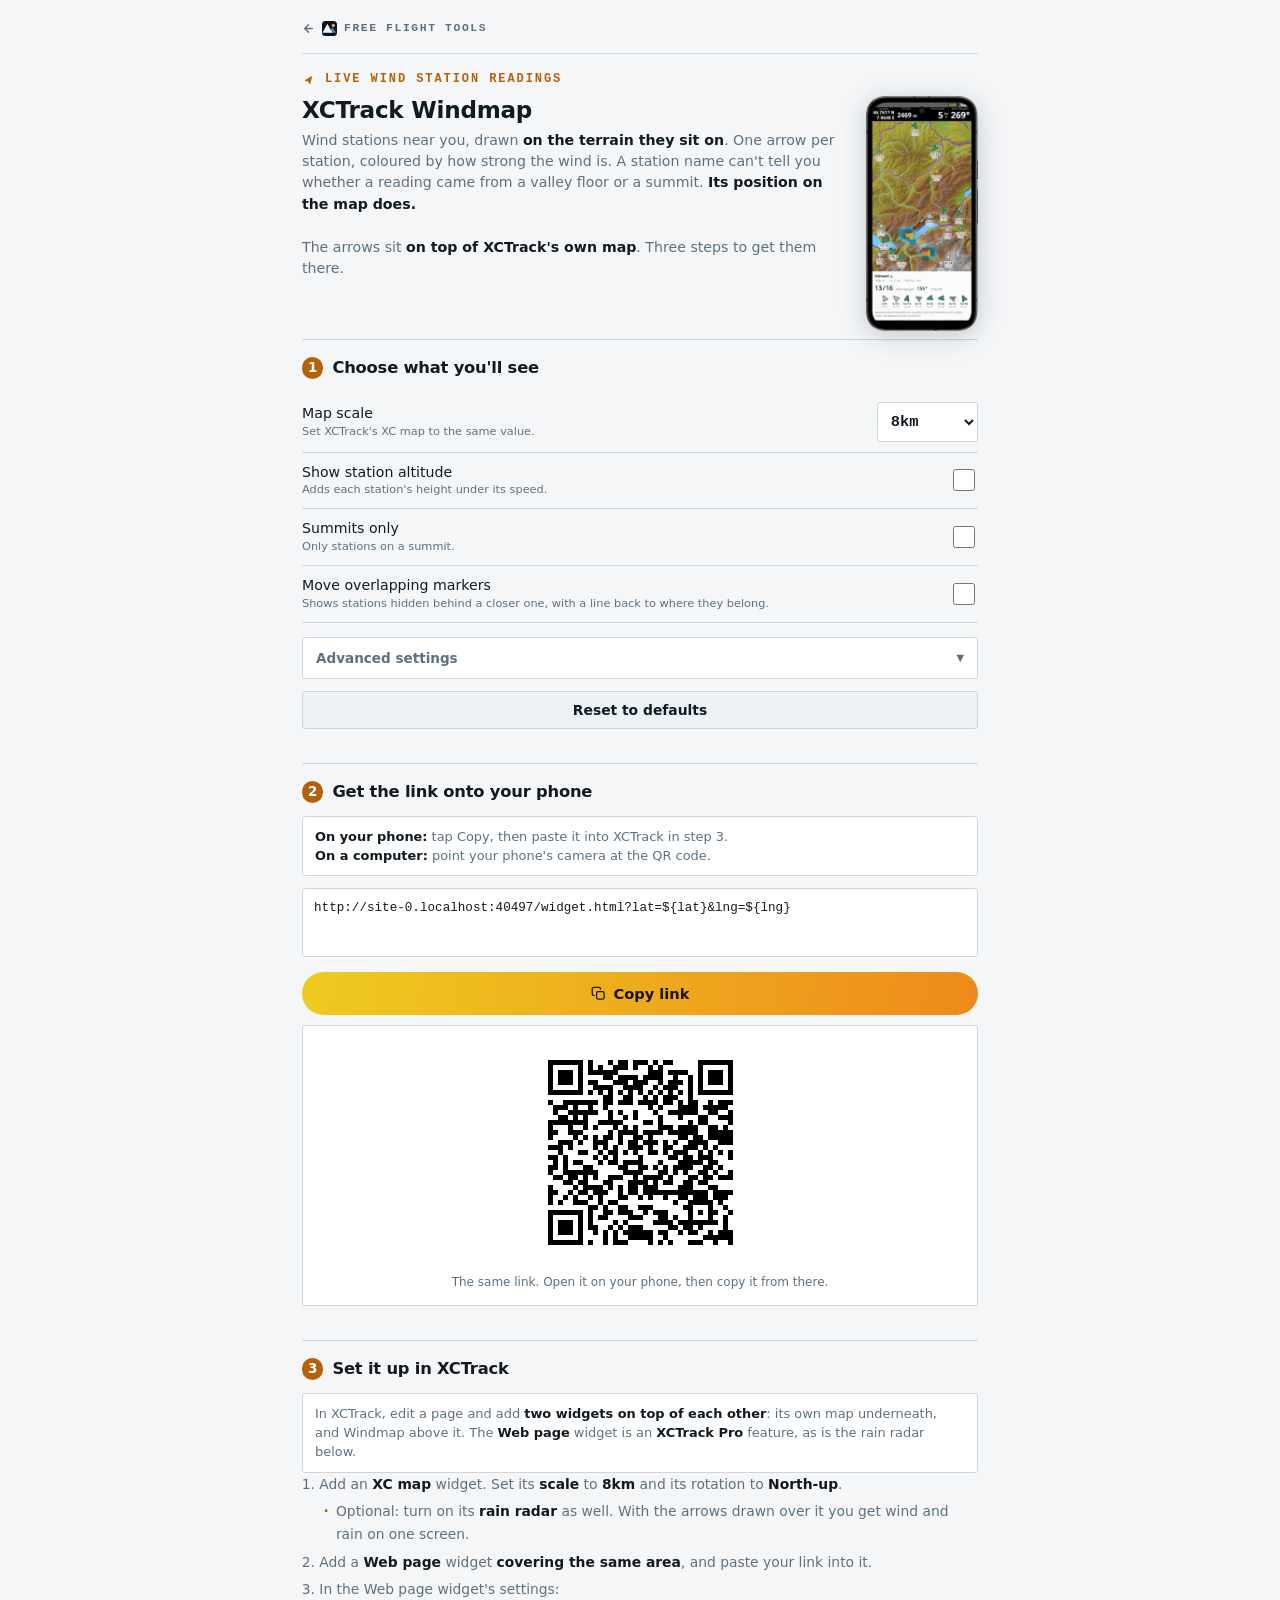
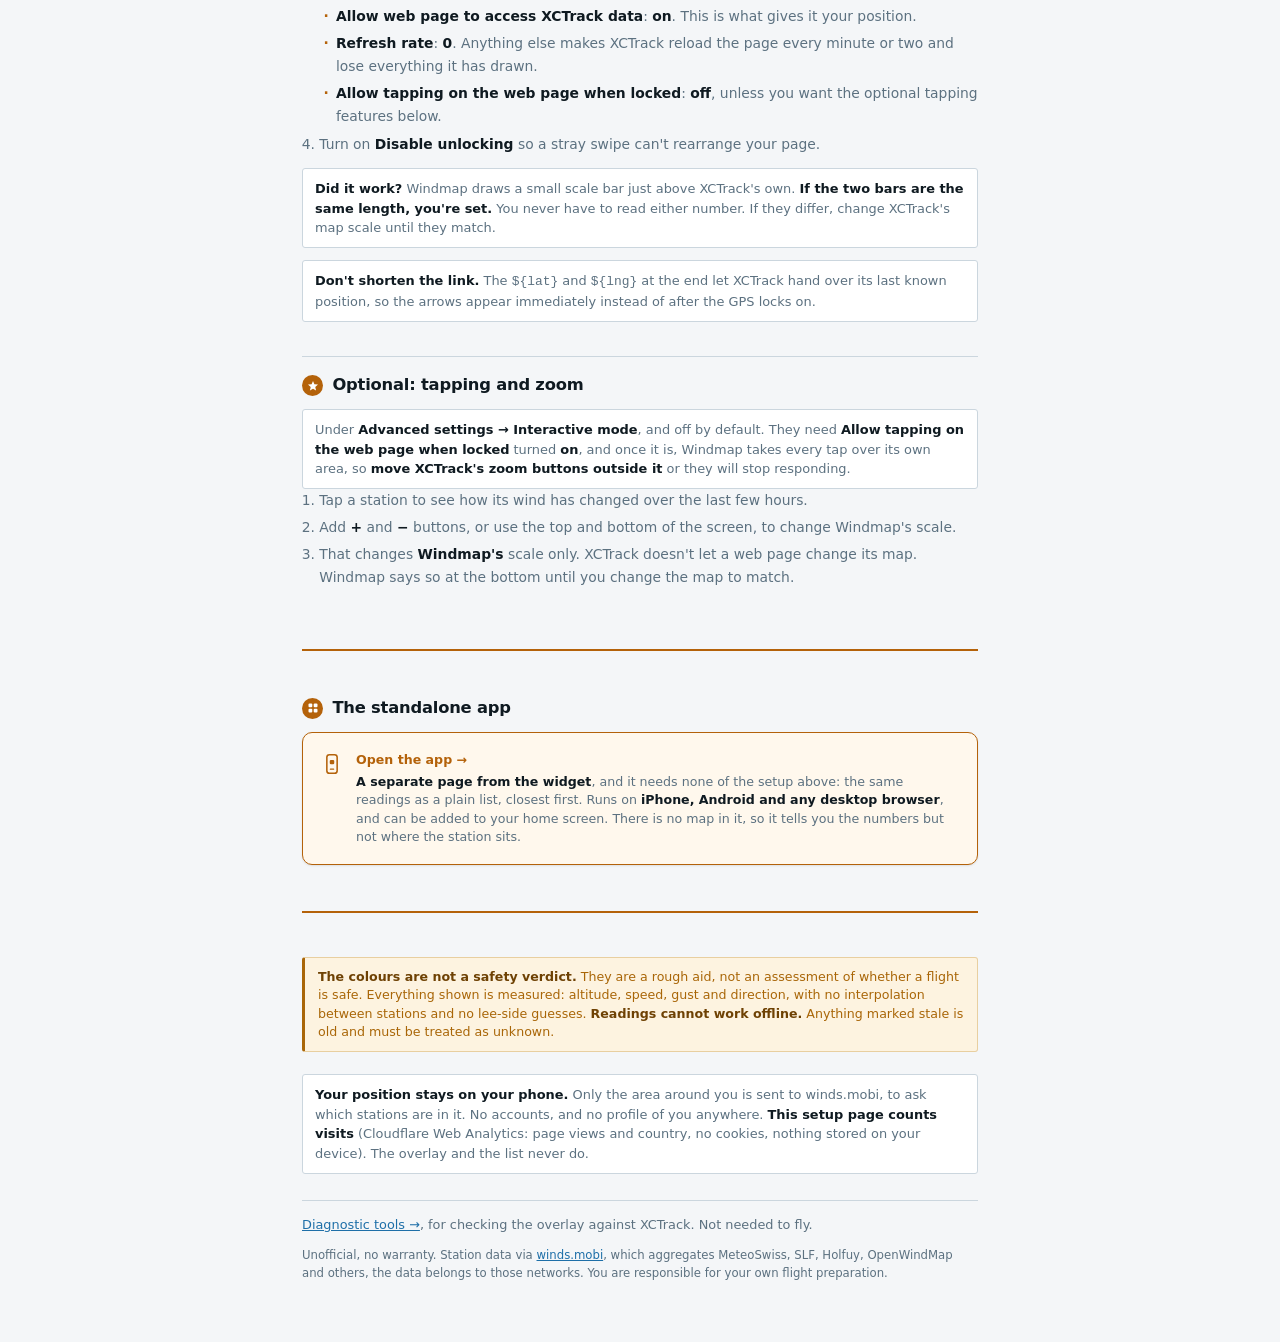
<file: index.html>
<!DOCTYPE html>
<html lang="en">
<head>
<meta charset="utf-8">
<meta name="viewport" content="width=device-width,initial-scale=1,viewport-fit=cover">
<meta name="theme-color" content="#0A1116">
<title>XCTrack Windmap: nearby wind stations on terrain</title>
<link rel="manifest" href="manifest.webmanifest">
<link rel="icon" type="image/svg+xml" href="icon.svg">
<link rel="apple-touch-icon" href="icon-180.png">

<!-- Social preview, see the note in app.html. Regenerate with tools/og-card.html. -->
<meta name="description" content="Wind stations near you, drawn on the terrain they sit on. An XCTrack overlay for paraglider XC pilots.">
<meta property="og:type" content="website">
<meta property="og:site_name" content="Free Flight Tools">
<meta property="og:title" content="XCTrack Windmap: wind stations on the terrain">
<meta property="og:description" content="Speed, gust and direction for every station near you, drawn where they actually are.">
<meta property="og:url" content="https://freeflight-tools.github.io/xctrack-windmap/">
<meta property="og:image" content="https://freeflight-tools.github.io/xctrack-windmap/og-windmap.jpg">
<meta property="og:image:type" content="image/jpeg">
<meta property="og:image:width" content="1200">
<meta property="og:image:height" content="630">
<meta property="og:image:alt" content="The Windmap widget on a phone, wind arrows drawn on the terrain around Interlaken.">
<meta name="twitter:card" content="summary_large_image">

<link rel="stylesheet" href="wg/base.css">
<style>
body{padding:0 0 40px}
.wrap{max-width:calc(640px * var(--scale));margin:0 auto;padding:20px 14px}
h1{margin:0 0 4px;font-size:1.5em;letter-spacing:-.01em}
.sub{margin:0 0 20px;color:var(--dim);font-size:.92em;line-height:1.5}
.sub b{color:var(--fg)}
/* ── section heads ───────────────────────────────────────────────────
   These were .82em uppercase in --dim, which is kicker styling: fine for a
   label, too quiet for the thing a pilot scrolls to find. Now full size, in
   --fg, and each one OPENS WITH A RULE, so the previous section visibly ends
   rather than just stopping. The rule is the same hairline as the header
   strip and the footer.

   The numbered ones carry a badge instead of the words "Step 1:". The number
   is the part that gets scanned, so it should not be buried in a sentence.
   Three badges, three ranks: NUMBERS for the steps, a STAR for the bonus step,
   an APP GRID for the app, which is not a step at all. Each is legible as
   "step or not a step" before a word of it is read. */
h2{
  margin:34px 0 12px;padding-top:17px;border-top:1px solid var(--rule);
  display:flex;align-items:center;gap:9px;
  font-size:1.06em;font-weight:700;letter-spacing:-.012em;
  text-transform:none;color:var(--fg);
}
h2 .n{
  flex:none;width:1.6em;height:1.6em;border-radius:50%;
  display:flex;align-items:center;justify-content:center;
  background:var(--accent);color:var(--on-accent);
  font:700 .82em/1 var(--sans);letter-spacing:0;
}
/* `display:block` because an inline SVG sits on the text baseline and would
   push itself below centre inside the circle. */
h2 .n svg{display:block}

/* The app is not step 4, and with the same heading treatment as the steps it
   read as one. `.apart` ends the sequence: a full band of space, then a rule
   in the accent rather than the hairline, so the eye registers a different
   kind of boundary before it reads a word. The badge helps too, an app grid
   where the steps have numbers and the bonus step has a star, but spacing is
   what actually does the work here. */
h2.apart{
  margin-top:60px;padding-top:46px;
  border-top:2px solid var(--accent);
}

/* ── the widget in flight, in the header ──────────────────────────────
   FLOATED RIGHT, so the intro wraps round it rather than sitting in a
   column beside it: at 340px a two-column header leaves the prose about
   190px and every line breaks twice. Right rather than left so the text
   keeps the page's left margin, which every other block on the page
   starts from, and the eye is not asked to step in and out again.

   Small on purpose. The family page sells with a 330px phone; by the time
   a reader is here they have already chosen, and the picture only has to
   answer "what does it actually look like". 112px displayed from a 140px
   file, so it stays sharp on a 1.25x screen without carrying a 2x asset.

   `h2{clear:both}` matters: without it a section rule draws straight
   across the phone whenever the intro is shorter than the image. */
.shot{float:right;width:112px;margin:2px 0 8px 18px}
/* On a phone the float is competing for the same line. 112px leaves about
   200px of prose at 340px wide, roughly 28 characters, so it steps down. */
@media (max-width:430px){ .shot{width:92px;margin-left:14px} }
.shot img{display:block;width:100%;height:auto;border-radius:3px;
  filter:drop-shadow(0 5px 13px rgba(15,26,33,.20))}
@media (prefers-color-scheme:dark){:root:not([data-theme="light"]) .shot img{
  filter:drop-shadow(0 5px 15px rgba(0,0,0,.6))}}
[data-theme="dark"] .shot img{filter:drop-shadow(0 5px 15px rgba(0,0,0,.6))}
h2{clear:both}

/* ── family styling ──────────────────────────────────────────────────
   Follows freeflight-tools.github.io, where each tool owns one colour and
   the band is where that colour lives: Windmap the amber of its own arrow,
   HX Call the blue of its handset. Here it is the kicker above the title
   and the two actions the page exists for, and nothing else.

   What deliberately stays blue: body links, exactly as they do on the
   family page's amber band, and the settings checkboxes, because an amber
   tick in a form row reads as a warning rather than as a brand.

   Declared on bare :root FIRST and then again in both dark blocks, so no
   colour has its only definition inside a media query. Same rule base.css
   follows. */
:root{--accent:#B4620A;--on-accent:#FFFFFF;--wash:#FFF8ED;--wash-hi:#FCEED6;--wash-line:#EFDCBB}
@media (prefers-color-scheme:dark){:root:not([data-theme="light"]){
  --accent:#F0A24A;--on-accent:#241703;--wash:#171208;--wash-hi:#211a0c;--wash-line:#3D2C10}}
[data-theme="dark"]{--accent:#F0A24A;--on-accent:#241703;--wash:#171208;--wash-hi:#211a0c;--wash-line:#3D2C10}

/* ── breadcrumb ───────────────────────────────────────────────────────
   The way back to the family page, moved up from the footer. It can sit at
   the top NOW because the page no longer opens on a button: "a second link
   at the top competes with the single primary action" was the whole reason
   it was pushed into the footer, and there is no longer a primary action up
   here to compete with.

   Dim, not accent, and it has to stay that way: the kicker directly below is
   the accent, and two coloured mono lines stacked read as one confused
   heading rather than as a trail and a label. Slightly smaller and less
   tracked than the kicker for the same reason.

   A RULE UNDER IT, not just a margin. It mirrors the one above the footer,
   so the page is bracketed the same way at both ends, and it makes the
   breadcrumb a header strip rather than a stray line crowding the kicker.
   The border is on the wrapper and NOT on the anchor: an `a` set to
   `display:flex` is block-level, which would stretch the tap target across
   the whole column and navigate on a tap far to the right of the words.
   `inline-flex` keeps the target on the words. */
.top{margin:0 0 18px;padding-bottom:11px;border-bottom:1px solid var(--rule)}
.crumb{display:inline-flex;align-items:center;gap:7px;
  font:600 .74em/1 var(--mono);letter-spacing:.14em;text-transform:uppercase;
  color:var(--dim);text-decoration:none}
.crumb svg{flex:none}
@media (hover:hover) and (pointer:fine){ .crumb:hover{color:var(--fg)} }

/* The kicker from the family page's tool bands, with the same arrow glyph.
   `em`-based rather than the family page's fixed 11px, so it still follows
   ?size= like the rest of this page. */
.eyebrow{margin:0 0 7px;display:flex;align-items:center;gap:8px;
  font:600 .78em/1 var(--mono);letter-spacing:.16em;text-transform:uppercase;
  color:var(--accent)}
.eyebrow svg{flex:none}
/* The GTranslate switcher is position:fixed at top:12px right:12px, and the
   kicker is now the first line on the page. The kicker runs ~254px and the
   switcher's left edge is at width-84 with "EN" (wider in a language with a
   longer native name), so the two collide below ~372px. Start the page under
   the switcher there rather than beside it: a wrapped two-line kicker in
   letterspaced uppercase looks far worse than 32px of space, and if the CDN
   is unreachable the only cost is that space. */
@media (max-width:380px){ .wrap{padding-top:52px} }

/* ── the other thing you can open ─────────────────────────────────────
   A CARD, not a stadium. The stadium marks the one action a page exists
   for, and on this page that is Copy link: everything here is in service
   of getting the overlay onto XCTrack. The list is a second product, so
   it gets a card that says what it is and what it is not.

   Identical component on the HX Call setup page. It carries the tool's own
   wash rather than the neutral panel every other box on the page uses, so
   the one thing here that OPENS something does not read as another note.
   The wash is the tool's band colour from the family page. */
.pick{display:grid;gap:10px;margin:0}
.pick a{display:flex;gap:13px;align-items:flex-start;padding:18px 18px;
  background:var(--wash);border:1px solid var(--accent);border-radius:10px;
  text-decoration:none;color:var(--fg);box-shadow:var(--shadow)}
.pick svg{flex:none;color:var(--accent);margin-top:2px}
.pick span{display:block;font-size:.82em;color:var(--dim);line-height:1.45}

/* The app card and the two boxes under it are all tinted rounded rectangles,
   so the card read as the first of three notes rather than as the one thing
   there you can open. Two changes, both small:

   `.pick a` takes a border in the ACCENT rather than the wash line, which is
   the one thing none of the notes has. `.warn` has an amber left bar, so a
   left bar here would have made them MORE alike, not less.

   `hr.sep` ends the section, and it is the SAME 2px accent rule that h2.apart
   opens it with, at the same 30px remove, so the app sits inside a matched
   pair rather than between a heavy rule and a stray hairline. The disclaimers
   have no heading of their own, so without this the section ran into them.

   Read the four gaps as INSIDE and OUTSIDE the pair of rules. Inside is the
   section's own padding, 46px at each end, which is what keeps the heading and
   the card off the rules. Outside is its margin: 60px above, 44px below. The
   band above is the larger because that is where the numbered sequence ends,
   which is the boundary a reader is most likely to misread.

   `hr.sep`'s margin-TOP is inner padding and its margin-BOTTOM is outer
   margin, which is easy to misread as one number doing one job. The 44px also
   wins the margin collapse against `.warn`'s own 24px, so changing `.warn`
   will not move it. */
hr.sep{border:0;border-top:2px solid var(--accent);margin:46px 0 44px}
/* FIRST-CHILD, not every `b`. The blurb uses `b` for inline emphasis, and an
   unscoped rule turned those into accent-coloured block elements that broke
   the sentence into pieces around them. */
.pick span > b:first-child{display:block;font-size:1em;margin-bottom:4px;color:var(--accent)}
.pick span b{color:var(--fg)}


button{font:600 .9em var(--sans);cursor:pointer}
#reset{width:100%;padding:10px;margin-top:12px;background:var(--panel-hi);
  border:1px solid var(--rule);border-radius:3px;color:var(--fg)}
#url{width:100%;padding:11px;margin-top:12px;background:var(--panel);color:var(--fg);
  border:1px solid var(--rule);border-radius:3px;font:400 .82em var(--mono);
  word-break:break-all;resize:none}
/* THE action this page exists for, and the only stadium on it: the family
   page uses that shape for the single action per band. Full width rather
   than the family page's inline pill, because this is tapped on a phone.
   The gradient and its near-black text are fixed in both themes, exactly as
   on the family page: amber this saturated carries dark text in either
   palette, so there is nothing to swap. `#reset` stays a neutral panel
   button, since it undoes work rather than advancing it. */
#copy{width:100%;padding:13px;margin-top:8px;border:0;border-radius:999px;
  background:linear-gradient(96deg,#EFCB1F,#EE8A1C);
  color:#181104;font:700 .95em var(--sans)}
/* the icon + label row. `#copy` sets its own text through the span, never
   through the button's textContent, which would wipe the two SVGs. */
#copy{display:flex;align-items:center;justify-content:center;gap:8px}
#copy svg{flex:none}
#copy .ic-ok{display:none}
#copy.ok .ic-copy{display:none}
#copy.ok .ic-ok{display:block}

/* Dark-on-white in every theme: plenty of scanners refuse an inverted symbol,
   and this exists to be read by a phone camera. */
.qr{margin-top:10px;padding:14px;display:flex;flex-direction:column;align-items:center;
  gap:9px;background:var(--panel);border:1px solid var(--rule);border-radius:3px}
.qr canvas{display:block;border-radius:2px;image-rendering:pixelated}
.qr small{color:var(--dim);font-size:.78em;line-height:1.4;text-align:center}

ol{margin:0;padding-left:1.25em;font-size:.9em;line-height:1.65;color:var(--dim)}
ol b{color:var(--fg)}
ol li{margin-bottom:4px}
/* Settings inside a step: indented, so "turn this on" reads as belonging to
   the widget the step just told you to add. */
ol ul{margin:4px 0 6px;padding-left:1.1em;list-style:none}
ol ul li{position:relative;padding-left:.1em}
ol ul li::before{content:"·";position:absolute;left:-.8em;color:var(--accent);font-weight:700}
.note{margin:12px 0 0;padding:10px 12px;background:var(--panel);border:1px solid var(--rule);
  border-radius:3px;color:var(--dim);font-size:.84em;line-height:1.5}
.note b{color:var(--fg)}
/* A 3px left bar in the full amber, as on the family page. Without it this
   box is a tinted rounded rectangle, which is exactly what the app card
   above it is: on the Windmap page both washes are warm and the two read
   as a pair. The bar makes one of them a warning at a glance. */
.warn{margin:24px 0 0;padding:10px 12px 10px 13px;background:var(--amber-bg);
  border:1px solid var(--amber-line);border-left:3px solid var(--amber);
  border-radius:3px;color:var(--amber);font-size:.82em;line-height:1.45}
.warn b{color:var(--amber-str)}
.priv{margin:22px 0 0;padding:10px 12px;background:var(--panel);
  border:1px solid var(--rule);border-radius:3px;
  color:var(--dim);font-size:.84em;line-height:1.5}
.priv b{color:var(--fg)}
footer{margin-top:26px;padding-top:14px;border-top:1px solid var(--rule);
  color:var(--dim);font-size:.76em;line-height:1.6}
footer p{margin:0 0 10px;font-size:1.1em}
a{color:var(--chart)}
#reset:active{background:var(--panel-hi)}
/* --wash-hi, NOT --panel-hi: the card is washed, and the grey panel tint used
   to replace that wash on tap, so pressing it turned the card grey. */
.pick a:active{background:var(--wash-hi)}
#copy:active{filter:brightness(.92)}
@media (hover:hover) and (pointer:fine){
  #reset,#copy,.pick a{transition:background-color .12s,border-color .12s,filter .12s,transform .14s}
  #reset:hover{border-color:var(--accent)}
  /* The card had `border-color:var(--accent)` on hover, which did nothing at
     all once its resting border became the accent too. It deepens its wash
     instead, and takes the same 1px lift as the button. */
  .pick a:hover,#copy:hover{transform:translateY(-1px)}
  .pick a:hover{background:var(--wash-hi)}
  #copy:hover{filter:brightness(1.06)}
}
@media (prefers-reduced-motion:reduce){*{transition:none !important;animation:none !important}}

/* ── language switcher (GTranslate) ─────────────────────────────────
   Setup page only. Never app.html or widget.html: those are read in the
   air, and a third-party script there would put a network dependency
   inside the offline behaviour.

   Their widget ships its own stylesheet and sets the wrapper position
   inline, so these need !important to land. Class names were read off
   the rendered DOM rather than guessed. Everything here restyles markup
   the script injects, so if the CDN is unreachable nothing appears and
   the page stays exactly as it is in English. */
#gt_float_wrapper{top:12px !important;right:12px !important;z-index:60 !important}
.gt_float_switcher{
  font-family:var(--sans) !important;
  background:var(--panel) !important;
  border:1px solid var(--rule) !important;
  border-radius:4px !important;
  box-shadow:var(--shadow) !important;
  overflow:hidden !important;
  color:var(--fg) !important;
}
.gt_float_switcher .gt-selected{border:0 !important;background:none !important}
.gt_float_switcher .gt-selected .gt-current-lang{
  padding:7px 10px !important;
  font:600 11px/1 var(--mono) !important;
  letter-spacing:.1em;text-transform:uppercase;color:var(--fg) !important;
}
.gt_float_switcher img{width:15px !important;height:15px !important;border-radius:2px}
.gt_float_switcher .gt_options{
  background:var(--panel) !important;border-top:1px solid var(--rule) !important;
}
.gt_float_switcher .gt_options a{
  color:var(--fg) !important;background:var(--panel) !important;
  font:400 13px/1.2 var(--sans) !important;padding:9px 11px !important;
}
.gt_float_switcher .gt_options a:hover{background:var(--panel-hi) !important}
.gt_float_switcher .gt_options a.gt-current{color:var(--chart) !important;font-weight:650 !important}
/* their caret is a dark glyph, so it vanishes on the dark palette */
@media (prefers-color-scheme:dark){
  :root:not([data-theme="light"]) .gt_float_switcher-arrow{filter:invert(1) opacity(.75)}
}
[data-theme="dark"] .gt_float_switcher-arrow{filter:invert(1) opacity(.75)}
</style>
</head>
<body>
<div class="wrap">

  <!-- Breadcrumb. The mark sits INSIDE the anchor here, unlike the footer
       version it replaces: that one had to keep the icon outside because
       text-decoration drew straight through it and an inline-flex anchor
       took its baseline from its first item. Neither applies to a flex row
       with no underline. `translate="no"` because it is a name, and
       GTranslate turned it into "Kostenlose Flugtools" in German. -->
  <div class="top">
    <a class="crumb notranslate" translate="no" href="https://freeflight-tools.github.io/">
    <svg width="13" height="13" viewBox="0 0 24 24" fill="none" stroke="currentColor"
         stroke-width="2.6" stroke-linecap="round" stroke-linejoin="round" aria-hidden="true">
      <path d="M19 12H6M12 5l-7 7 7 7"/>
    </svg>
    <svg width="15" height="15" viewBox="0 0 64 64" aria-hidden="true">
      <rect width="64" height="64" rx="15" fill="#0B1218"/>
      <circle cx="48" cy="19" r="7" fill="#F0A24A"/>
      <path d="M30 50 L44 27 L61 50 Z" fill="#4E82AD"/>
      <path d="M2 50 L23 12 L44 50 Z" fill="#EAF1F7"/>
    </svg>
      Free Flight Tools
    </a>
  </div>

  <!-- The same kicker and the same arrow glyph as this tool's band on the
       family page, so the two pages read as one product. The wording is the
       family page's eyebrow verbatim; if one changes, change both. -->
  <p class="eyebrow">
    <svg width="15" height="15" viewBox="0 0 64 64" aria-hidden="true">
      <g transform="translate(32 32) rotate(35)" stroke-linejoin="round" stroke-linecap="round">
        <path d="M0,-13 L10,13 L0,5.2 L-10,13 Z" fill="currentColor" stroke="currentColor" stroke-width="6"/>
      </g>
    </svg>
    Live wind station readings
  </p>

  <!-- AFTER the kicker, before the title. A float has to precede whatever
       wraps round it, and putting it first stole the kicker's line: at
       390px "LIVE WIND STATION READINGS" broke into two. Here the kicker
       keeps a full-width line and only the title and prose wrap. -->
  <figure class="shot">
    <picture>
      <source srcset="img/widget.webp" type="image/webp">
      <img src="img/widget.png" width="140" height="294" decoding="async"
           alt="The widget running over XCTrack's own map: wind arrows drawn on the terrain, each labelled with its speed and gust.">
    </picture>
  </figure>

  <h1 class="notranslate" translate="no">XCTrack Windmap</h1>
  <!-- The old intro explained what is wrong with other tools before saying what
       this one does. A pilot who has just arrived does not yet care.

       The last sentence used to be "Seeing where it is can.", a callback to
       "can't tell you" two clauses earlier. Read on its own it says nothing,
       which is how it reads on a phone. -->
  <p class="sub">
    Wind stations near you, drawn <b>on the terrain they sit on</b>. One arrow
    per station, coloured by how strong the wind is. A station name can't tell
    you whether a reading came from a valley floor or a summit. <b>Its position
    on the map does.</b>
  </p>

  <!-- NO BUTTON AT THE TOP. The widget is the product; the list is the extra,
       and it now sits in its own card after the setup steps. Sending a first
       visitor straight to the list made the page's own subject look secondary.

       What still must NOT appear anywhere on this page is a button pointing
       at widget.html: in a normal browser that is a transparent page of arrows
       floating on nothing, and it reads as broken. The URL box and the QR are
       how the overlay gets onto a phone. -->
  <p class="sub" style="margin:22px 0 0">
    The arrows sit <b>on top of XCTrack's own map</b>. Three steps to get them
    there.
  </p>

  <h2><span class="n">1</span>Choose what you'll see</h2>
  <div id="fields"></div>
  <button type="button" id="reset">Reset to defaults</button>

  <h2><span class="n">2</span>Get the link onto your phone</h2>
  <p class="note">
    <b>On your phone:</b> tap Copy, then paste it into XCTrack in step 3.<br>
    <b>On a computer:</b> point your phone's camera at the QR code.
  </p>
  <textarea id="url" rows="3" readonly translate="no"></textarea>
  <button id="copy" type="button">
    <svg class="ic-copy" width="15" height="15" viewBox="0 0 24 24" fill="none" stroke="currentColor"
         stroke-width="2" stroke-linecap="round" stroke-linejoin="round" aria-hidden="true">
      <rect x="9" y="9" width="12" height="12" rx="2.4"/>
      <path d="M5 15H4.2A2.2 2.2 0 0 1 2 12.8V4.2A2.2 2.2 0 0 1 4.2 2h8.6A2.2 2.2 0 0 1 15 4.2V5"/>
    </svg>
    <svg class="ic-ok" width="15" height="15" viewBox="0 0 24 24" fill="none" stroke="currentColor"
         stroke-width="2.8" stroke-linecap="round" stroke-linejoin="round" aria-hidden="true">
      <path d="M20 6L9 17l-5-5"/>
    </svg>
    <span id="copyTxt" aria-live="polite">Copy link</span>
  </button>

  <div class="qr">
    <canvas id="qrc" role="img" aria-label="QR code of the overlay URL"></canvas>
    <small>The same link. Open it on your phone, then copy it from there.</small>
  </div>

  <h2><span class="n">3</span>Set it up in XCTrack</h2>
  <!-- Every item here is a measured XCTrack behaviour, not a preference:

       * refresh rate 0. ${lat}/${lng} substitution makes XCTrack reload the
         whole page on that interval and throw away everything drawn.
       * tapping OFF. With it on the widget swallows every tap over its own
         rectangle, including taps meant for controls underneath it. Measured;
         tools/tap.html, docs/findings.md.
       * North-up: the overlay projects to true north. Nothing reads XCTrack's
         rotation, so a rotated map would put every arrow in the wrong place.

       Wording rule for this list: one instruction per line, the setting named
       exactly as XCTrack names it, and the consequence only where getting it
       wrong is silent. A pilot doing this on a phone will not read prose. -->
  <!-- The Pro requirement is stated ONCE, here, quietly, and it is deliberately
       not in the intro or on the family page: it is a fact about XCTrack, not
       about this tool, and leading with someone else's paywall would misdescribe
       what a reader is looking at. This is the first line that asks them to do
       something they cannot do without it, which is the honest place for it. -->
  <p class="note">
    In XCTrack, edit a page and add <b>two widgets on top of each other</b>: its
    own map underneath, and Windmap above it. The <b>Web page</b> widget is an
    <b>XCTrack Pro</b> feature, as is the rain radar below.
  </p>
  <ol>
    <li>Add an <b>XC map</b> widget. Set its <b>scale</b> to <b id="stepScale">the
      value you chose above</b> and its rotation to <b>North-up</b>.
      <ul>
        <!-- Optional, and phrased as optional. It belongs to XCTrack's map
             rather than to us, and a pilot who does not want it should not
             have to work out which of these lines is ours. -->
        <li>Optional: turn on its <b>rain radar</b> as well. With the arrows
          drawn over it you get wind and rain on one screen.</li>
      </ul>
    </li>
    <li>Add a <b>Web page</b> widget <b>covering the same area</b>, and paste your
      link into it.</li>
    <li>In the Web page widget's settings:
      <ul>
        <li><b>Allow web page to access XCTrack data</b>: <b>on</b>. This is what
          gives it your position.</li>
        <li><b>Refresh rate</b>: <b>0</b>. Anything else makes XCTrack reload the
          page every minute or two and lose everything it has drawn.</li>
        <li><b>Allow tapping on the web page when locked</b>: <b>off</b>, unless
          you want the optional tapping features below.</li>
      </ul>
    </li>
    <li>Turn on <b>Disable unlocking</b> so a stray swipe can't rearrange your
      page.</li>
  </ol>

  <!-- WHY a ground scale rather than a zoom step: XCTrack's map resolution is
       fixed in DEVICE pixels, so one ladder step is 8km on a dpr-3 phone and
       6km on a Pixel 9a. A launcher on a laptop cannot know which step to
       name; the overlay resolves the scale on the device. Measured with
       tools/ruler.html, docs/findings.md 2026-08-11. -->
  <p class="note">
    <b>Did it work?</b> Windmap draws a small scale bar just above XCTrack's
    own. <b>If the two bars are the same length, you're set.</b> You never have
    to read either number. If they differ, change XCTrack's map scale until they
    match.
  </p>

  <!-- getLocation() returns nothing at all until the GPS has a fix, which is
       exactly when a pilot is standing at launch looking at the widget. The
       placeholders are XCTrack's last known position and cover that gap. An
       unsubstituted "${lat}" arrives as a literal and is ignored, not parsed. -->
  <p class="note">
    <b>Don't shorten the link.</b> The <code translate="no">${lat}</code> and <code translate="no">${lng}</code>
    at the end let XCTrack hand over its last known position, so the arrows
    appear immediately instead of after the GPS locks on.
  </p>

  <h2><span class="n"><svg width="12" height="12" viewBox="0 0 24 24" fill="currentColor"
      aria-hidden="true"><path d="M12 17.27L18.18 21l-1.64-7.03L22 9.24l-7.19-.61L12 2 9.19 8.63 2 9.24l5.46 4.73L5.82 21z"/></svg></span>Optional: tapping and zoom</h2>
  <p class="note">
    Under <b>Advanced settings → Interactive mode</b>, and off by default. They
    need <b>Allow tapping on the web page when locked</b> turned <b>on</b>, and
    once it is, Windmap takes every tap over its own area, so <b>move
    XCTrack's zoom buttons outside it</b> or they will stop responding.
  </p>
  <ol>
    <li>Tap a station to see how its wind has changed over the last few hours.</li>
    <li>Add <b>+</b> and <b>−</b> buttons, or use the top and bottom of the
      screen, to change Windmap's scale.</li>
    <li>That changes <b>Windmap's</b> scale only. XCTrack doesn't let a web
      page change its map. Windmap says so at the bottom until you change the
      map to match.</li>
  </ol>

  <!-- The list, demoted from the top of the page, and it goes LAST: every
       numbered step first, then the optional widget features, then the other
       product. It is a real product and the only thing that works with no
       setup at all, so it keeps a card rather than becoming a footer link.
       What the card must keep saying is the LIMIT: no map. That is the whole
       reason it is the extra and the overlay is the point.

       It sits directly above the amber `.warn` and its wash is also warm.
       The `h2` rule and the badge-free heading are what separate them; if
       that ever stops being enough, change the CARD, not the warning. -->
  <h2 class="apart"><span class="n"><svg width="12" height="12" viewBox="0 0 24 24" fill="currentColor"
      aria-hidden="true"><rect x="3" y="3" width="7.6" height="7.6" rx="2.1"/><rect x="13.4" y="3" width="7.6" height="7.6" rx="2.1"/><rect x="3" y="13.4" width="7.6" height="7.6" rx="2.1"/><rect x="13.4" y="13.4" width="7.6" height="7.6" rx="2.1"/></svg></span>The standalone app</h2>
  <div class="pick">
    <a id="toapp" href="app.html">
      <!-- A phone with one app tile on it: this link opens something you can
           keep, not another page of instructions. Same glyph on the HX Call
           setup page, in that tool's colour. -->
      <svg width="22" height="22" viewBox="0 0 64 64" aria-hidden="true">
        <rect x="17" y="5" width="30" height="54" rx="7.5" fill="none"
              stroke="currentColor" stroke-width="4.5"/>
        <rect x="25.5" y="20" width="13" height="13" rx="3.6" fill="currentColor"/>
        <path d="M27.5 47 h9" fill="none" stroke="currentColor" stroke-width="4"
              stroke-linecap="round"/>
      </svg>
      <span>
        <b>Open the app →</b>
        <b>A separate page from the widget</b>, and it needs none of the setup
        above: the same readings as a plain list, closest first. Runs on
        <b>iPhone, Android and any desktop browser</b>, and can be added to your
        home screen. There is no map in it, so it tells you the numbers but not
        where the station sits.
      </span>
    </a>
  </div>


  <hr class="sep">
  <!-- The colour scale's middle - green/yellow/orange/red - is a hue-only
       cluster, invisible to a significant fraction of male pilots, and yellow
       is lighter than green so there is no luminance ramp to fall back on
       either. The printed number is the fallback, which is why it stays
       visible at every marker size. See AGENTS.md. -->
  <p class="warn">
    <b>The colours are not a safety verdict.</b> They are a rough aid, not an
    assessment of whether a flight is safe. Everything shown is measured: altitude,
    speed, gust and direction, with no interpolation between stations and no
    lee-side guesses. <b>Readings cannot work offline.</b> Anything marked
    stale is old and must be treated as unknown.
  </p>

  <!-- One sentence, above the legal line rather than inside it: a pilot asked
       for GPS on first launch wants this answered, and burying it in the
       disclaimer reads as though it were also a liability caveat. -->
  <p class="priv"><b>Your position stays on your phone.</b> Only the area around
    you is sent to winds.mobi, to ask which stations are in it. No accounts, and
    no profile of you anywhere. <b>This setup page counts visits</b> (Cloudflare
    Web Analytics: page views and country, no cookies, nothing stored on your
    device). The overlay and the list never do.</p>

  <footer>
    <!-- The family link moved to the breadcrumb at the top of the page. -->
    <p><a href="tools.html">Diagnostic tools →</a>, for checking the overlay
      against XCTrack. Not needed to fly.</p>

    Unofficial, no warranty. Station data via <a href="https://winds.mobi">winds.mobi</a>,
    which aggregates MeteoSwiss, SLF, Holfuy, OpenWindMap and others, the data
    belongs to those networks. You are responsible for your own flight preparation.
  </footer>

</div>

<script src="wg/core.js"></script>
<script src="wg/qr.js"></script>
<script src="wg/fields.js"></script>
<script src="wg/offline.js"></script>
<script>
"use strict";

/* Stored settings first, then the URL on top, so the launcher opens on
   whatever this device last chose and a shared link still wins. */
WG.initConfig(location.search, { store: true });
/* The laptop's own density says nothing about the pilot's phone, so the
   launcher labels for the reference device unless told otherwise. Pairing is
   by BAR LENGTH, not by these labels, precisely because they cannot be known
   from here. */
WG.setDpr(WG.getConfig().dpr || WG.DPR_REF);
WG.applyTheme();

var urlBox = document.getElementById("url");
var qrCanvas = document.getElementById("qrc");

function drawQr(url){
  var r = WG.qr(url);
  if (!r){ qrCanvas.hidden = true; return; }      /* longer than version 10 holds */
  qrCanvas.hidden = false;

  var quiet = 4, n = r.size + quiet * 2;
  var scale = Math.max(3, Math.floor(260 / n));
  qrCanvas.width = qrCanvas.height = n * scale;
  qrCanvas.style.width = qrCanvas.style.height = (n * scale) + "px";

  var g = qrCanvas.getContext("2d");
  g.fillStyle = "#fff";
  g.fillRect(0, 0, n * scale, n * scale);         /* the quiet zone is part of it */
  g.fillStyle = "#000";
  for (var y = 0; y < r.size; y++)
    for (var x = 0; x < r.size; x++)
      if (r.modules[y][x])
        g.fillRect((x + quiet) * scale, (y + quiet) * scale, scale, scale);
}

function refreshLinks(){
  var w = WG.buildUrl("widget.html", { placeholders: true });
  document.getElementById("toapp").href = WG.buildUrl("app.html");
  urlBox.value = new URL(w, location.href).href;
  drawQr(urlBox.value);

  /* Step 3 names the number the pilot actually chose, so they are not asked to
     remember it while scrolling. It is the SCALE, not a ladder step. That is
     what XCTrack's own list shows, and it is the same on any phone. */
  document.getElementById("stepScale").textContent =
    WG.fmtScale(WG.getConfig().scale);
}

/* Generated from WG.SPEC. Nothing is skipped here except URL-only rows,
   because this is where overlay URLs get built. Two rows show up front and
   the other seventeen sit in the accordion, grouped; #advanced opens it, so
   a note or a bug report can point straight at a setting. */
var fields = WG.fields(document.getElementById("fields"), {
  onChange: refreshLinks,
  advOpen: location.hash === "#advanced"
});

document.getElementById("reset").addEventListener("click", function(){
  WG.resetConfig();
  WG.applyTheme();
  fields.reload();
  refreshLinks();
});

/* The label is written through the span, never through the button's own
   textContent, which would delete the two icons with it. It also has to go
   back to the SAME string it started with: this said "Copy link" at rest and
   restored itself as "Copy overlay URL", so the button renamed itself the
   first time you used it. Both setup pages say "Copy link". */
var copyBtn = document.getElementById("copy");
var copyTxt = document.getElementById("copyTxt");
var copyTimer = 0;

copyBtn.addEventListener("click", function(){
  var done = function(){
    copyBtn.className = "ok";
    copyTxt.textContent = "Copied";
    /* clear first: hammering the button otherwise stacks timers, and the
       earliest one resets the label while a later copy still reads as fresh */
    if (copyTimer) clearTimeout(copyTimer);
    copyTimer = setTimeout(function(){
      copyBtn.className = "";
      copyTxt.textContent = "Copy link";
      copyTimer = 0;
    }, 1600);
  };
  if (navigator.clipboard && navigator.clipboard.writeText){
    navigator.clipboard.writeText(urlBox.value).then(done, function(){ urlBox.select(); });
  } else {
    urlBox.select();
    try { document.execCommand("copy"); done(); } catch(e){}
  }
});

refreshLinks();
</script>

<!-- ══ AUTOMATIC TRANSLATION ═══════════════════════════════════════════
     GTranslate, on this setup page and the hub ONLY. Never app.html or
     widget.html: those are read in the air, and HX Call in particular
     exists to work with no data connection, so a third-party script would
     put a network dependency inside that guarantee. Aviation English is
     also the right register for the readings themselves.

     At the end of <body> and `defer`red, so it cannot block the first
     paint. If the CDN is unreachable the switcher never appears and the
     page stays fully readable in English.
     ═══════════════════════════════════════════════════════════════════ -->
<div class="gtranslate_wrapper"></div>
<script>window.gtranslateSettings = {"default_language":"en","native_language_names":true,"detect_browser_language":true,"languages":["en","de","fr","it","es"],"wrapper_selector":".gtranslate_wrapper","switcher_horizontal_position":"right","switcher_vertical_position":"top","float_switcher_open_direction":"bottom"}</script>
<script src="https://cdn.gtranslate.net/widgets/latest/float.js" defer></script>

<!-- ══ VISIT COUNTING ═══════════════════════════════════════════════════
     Cloudflare Web Analytics, on THIS PAGE ONLY. Never app.html and never
     widget.html: those are read in the air, HX Call exists to work with no
     data connection at all, and a beacon there would put a network request
     inside that guarantee. Same rule as the translation widget above, and
     for the same reason.

     Cookieless by design. It stores nothing on the device and builds no
     cross-site profile, which is what keeps it out of consent-banner
     territory. The small print says so in plain words, because the page
     promised "no analytics" before this existed and must not now be wrong
     about itself.

     THE TOKEN IS INJECTED, not hardcoded into a <script src>. An
     unconfigured page then makes NO request at all: until a real 32-hex
     token is pasted in, this does nothing and costs nothing. Fail closed,
     so the page is safe to ship before the account exists.
     ═══════════════════════════════════════════════════════════════════ -->
<script>
(function () {
  var TOKEN = "2537f91a24654d4c8ed453f8c445c6b9";
  if (!/^[a-f0-9]{32}$/.test(TOKEN)) return;      /* not set up yet */
  var s = document.createElement("script");
  s.defer = true;
  s.src = "https://static.cloudflareinsights.com/beacon.min.js";
  s.setAttribute("data-cf-beacon", '{"token":"' + TOKEN + '"}');
  document.head.appendChild(s);
})();
</script>

</body>
</html>
</file>
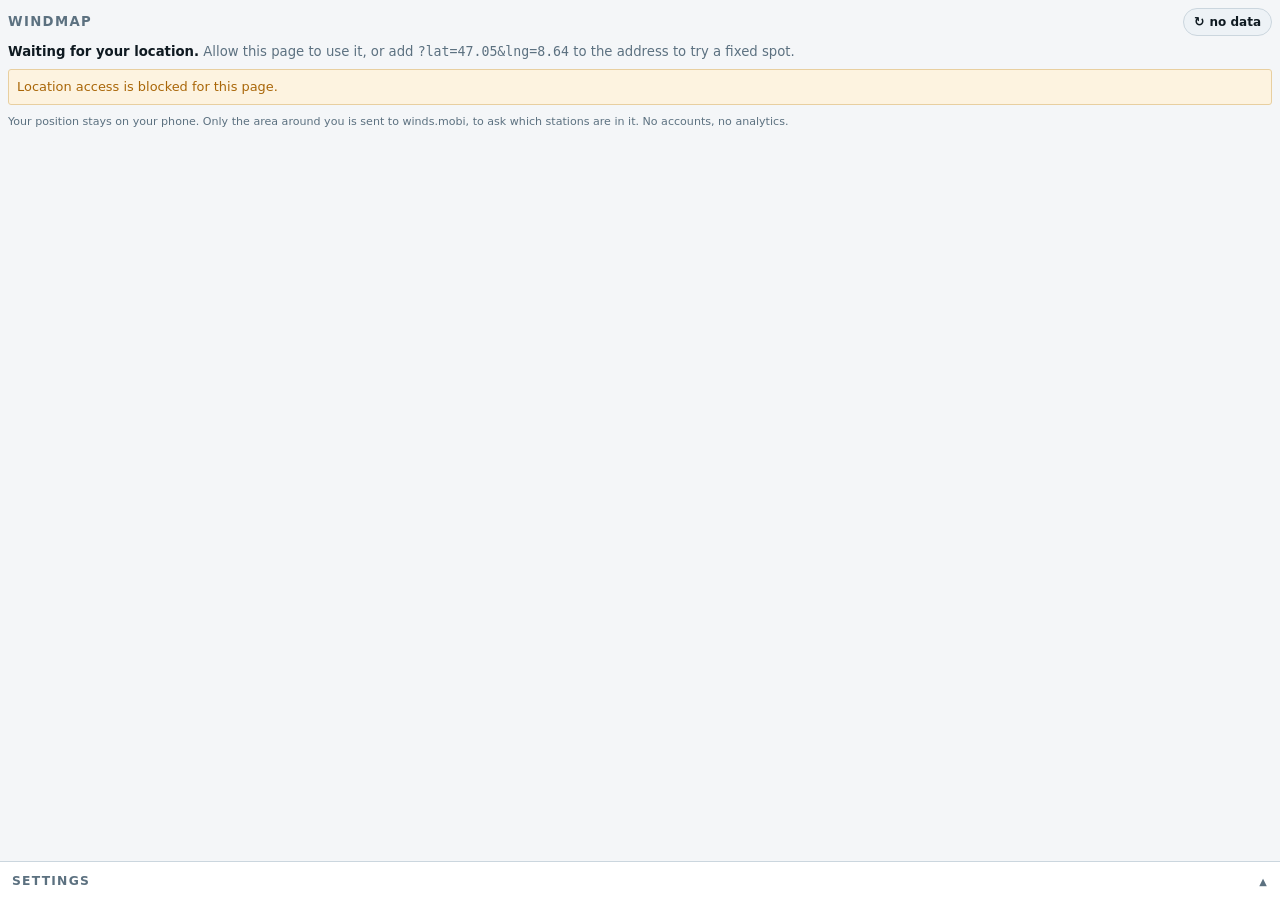
<file: app.html>
<!DOCTYPE html>
<html lang="en">
<head>
<meta charset="utf-8">
<meta name="viewport" content="width=device-width,initial-scale=1,viewport-fit=cover">
<meta name="theme-color" content="#0A1116">
<title>XCTrack Windmap: nearby wind stations</title>
<link rel="manifest" href="manifest.webmanifest">
<link rel="icon" type="image/svg+xml" href="icon.svg">
<link rel="apple-touch-icon" href="icon-180.png">

<!-- Social preview. These links get pasted into pilots' chat groups, which is
     the whole distribution channel. Without these tags the paste renders as a
     bare grey URL. Absolute, not relative: WhatsApp, Telegram and Slack do
     resolve a relative og:image, but the spec asks for absolute and some
     scrapers refuse otherwise. Regenerate the card with tools/og-card.html. -->
<meta name="description" content="Wind stations near you, drawn on the terrain they sit on. Speed, gust and direction for paraglider XC pilots.">
<meta property="og:type" content="website">
<meta property="og:site_name" content="Free Flight Tools">
<meta property="og:title" content="XCTrack Windmap: wind stations on the terrain">
<meta property="og:description" content="Speed, gust and direction for every station near you, drawn where they actually are.">
<meta property="og:url" content="https://freeflight-tools.github.io/xctrack-windmap/app.html">
<meta property="og:image" content="https://freeflight-tools.github.io/xctrack-windmap/og-windmap.jpg">
<meta property="og:image:type" content="image/jpeg">
<meta property="og:image:width" content="1200">
<meta property="og:image:height" content="630">
<meta property="og:image:alt" content="The Windmap widget on a phone, wind arrows drawn on the terrain around Interlaken.">
<meta name="twitter:card" content="summary_large_image">

<link rel="stylesheet" href="wg/base.css">
<style>
/* Data first. Settings live in a collapsed sheet pinned to the bottom, so a
   pilot scanning readings never scrolls past a form to reach them. */
body{padding:8px 8px calc(58px * var(--scale))}
/* Title and the freshness control on one line. The control IS the age, because
   "3 min ago" next to a refresh arrow says what tapping it does. A separate
   Refresh button said nothing about what was being refreshed, and took a whole
   row of a screen that exists to show readings. */
#top{display:flex;align-items:center;gap:8px;margin:0 0 6px}
h1{flex:1;font-size:.86em;letter-spacing:.1em;text-transform:uppercase;margin:0;color:var(--dim)}
#bRef{flex:none;display:flex;align-items:center;gap:5px;padding:6px 10px;
  background:var(--panel-hi);border:1px solid var(--rule);border-radius:14px;
  color:var(--fg);font:600 .78em var(--sans)}
#bRef i{font-style:normal;font-size:1.05em;line-height:1}
#bRef.old{border-color:var(--amber);color:var(--amber)}
#bRef.busy{opacity:.55}
/* One plain sentence. What the list is, and anything about it that is not
   obvious from looking, never coordinates, never kilobytes. */
#say{margin:0 0 8px;font-size:.86em;line-height:1.45;color:var(--dim)}
#say b{color:var(--fg)}
#dbg{font-family:var(--mono);font-size:.72em;color:var(--dim);margin:0 0 8px;
  white-space:pre-wrap;overflow-wrap:anywhere}
#err{margin:6px 0;padding:8px;border-radius:3px;font-size:.84em;
  background:var(--amber-bg);border:1px solid var(--amber-line);color:var(--amber)}
#err b{color:var(--amber-str)}

/* chip: marker, then numbers, then facts. The number is never optional. */
.chip{margin:0 0 5px;background:var(--panel);border:1px solid var(--rule);
  border-radius:4px;box-shadow:var(--shadow);overflow:hidden}
/* The tappable part. A <button> and not a div: it is focusable, it announces
   itself as a control, and Enter works. For free, on a page whose whole point
   is being usable one-handed. */
.chip > .row{display:flex;align-items:center;gap:9px;width:100%;padding:7px 8px;
  background:none;border:0;text-align:left;color:inherit;font:inherit;cursor:pointer}
.chip.stale{border-color:var(--red);background:var(--stale-bg)}
.chip.warn{border-color:var(--warn-line)}
.chip.open{border-color:var(--chart)}

/* ── the expanded trend ─────────────────────────────────────────────
   Expand in place rather than a bottom sheet: a list where tapping a row opens
   it is the most conventional pattern on a phone, it needs no dismiss gesture
   to discover, and it keeps the neighbouring stations visible, which is the
   comparison a pilot is actually making. The overlay needs a popup because a
   map has no rows; this does not.

   Fixed min-height so the row does not resize again when the history lands a
   moment after the tap. Same lesson as the widget's popup. */
.detail{border-top:1px solid var(--rule);padding:8px 8px 9px}
.trend{display:flex;gap:3px;overflow-x:auto;min-height:calc(62px * var(--scale));
  align-items:center;-webkit-overflow-scrolling:touch}
/* Set by WG.marker.trendScroll only while samples are hidden off to the left,
   so a half-visible oldest cell reads as "scrolled" and not as a stray value. */
.trend.cut{-webkit-mask-image:linear-gradient(to right,transparent 0,#000 24px);
  mask-image:linear-gradient(to right,transparent 0,#000 24px)}
.trend .wait{color:var(--dim);font:400 .78em var(--mono)}
.trend .t{flex:none;width:calc(44px * var(--scale));text-align:center}
.trend .t svg{display:block;width:calc(34px * var(--scale));
  height:calc(34px * var(--scale));margin:0 auto}
.trend .t em{display:block;font:700 .74em var(--mono);font-style:normal}
.trend .t span{display:block;color:var(--dim);font:400 .62em var(--mono)}
.detail .src{color:var(--dim);font-size:.7em;line-height:1.45;margin-top:7px}
.mk{flex:none;width:calc(44px * var(--scale));height:calc(44px * var(--scale))}
.num{flex:none;min-width:calc(84px * var(--scale));font-family:var(--mono);font-weight:700;
  font-size:1.22em;letter-spacing:-.02em;text-align:right}
.num small{display:block;font-size:.52em;font-weight:400;color:var(--dim);letter-spacing:.06em}
.meta{flex:1 1 auto;min-width:0}
.nm{font-weight:600;font-size:.94em;overflow:hidden;text-overflow:ellipsis;white-space:nowrap}
.sub{font-family:var(--mono);font-size:.72em;color:var(--dim);margin-top:2px;
  overflow-wrap:anywhere}
.age.warn{color:var(--amber)} .age.stale{color:var(--red);font-weight:700}
.pk{color:var(--chart)}
.st-orange{color:var(--amber)} .st-red{color:var(--red)}

footer{margin-top:14px;padding-top:8px;border-top:1px solid var(--rule);
  font-size:.72em;line-height:1.55;color:var(--dim)}
/* Before the first render there is nothing to attribute, and a lone rule
   across an otherwise empty page reads as a broken layout. */
footer:empty{display:none}
/* No top rule of its own: it sits under the attribution footer, so a second
   border would read as a separate section rather than a closing note. */
.priv{margin:8px 0 0;font-size:.72em;line-height:1.55;color:var(--dim)}

/* ── settings sheet ─────────────────────────────────────────────── */
#sheet{position:fixed;left:0;right:0;bottom:0;max-height:82vh;overflow:auto;
  background:var(--panel);border-top:1px solid var(--rule);z-index:5}
#sheet > summary{list-style:none;display:flex;align-items:center;gap:8px;
  padding:12px;font:600 .8em var(--sans);letter-spacing:.1em;text-transform:uppercase;
  color:var(--dim)}
#sheet > summary::-webkit-details-marker{display:none}
#sheet > summary::after{content:"▲";margin-left:auto;font-size:.8em}
#sheet[open] > summary::after{content:"▼"}
#sheet .inner{padding:0 12px}
.sheetfoot{display:flex;gap:8px;padding:12px}
.sheetfoot button,.sheetfoot a{flex:1;padding:10px;background:var(--panel-hi);
  border:1px solid var(--rule);border-radius:3px;color:var(--fg);
  font:600 .84em var(--sans);text-align:center;text-decoration:none}

#bRef:active,.sheetfoot button:active,.sheetfoot a:active{background:var(--rule)}
@media (hover:hover) and (pointer:fine){
  #bRef,.sheetfoot button,.sheetfoot a{transition:border-color .12s}
  #bRef:hover,.sheetfoot button:hover,.sheetfoot a:hover{border-color:var(--chart)}
  #sheet > summary:hover{color:var(--fg)}
}
</style>
</head>
<body>

<div id="top">
  <h1>Windmap</h1>
  <button id="bRef" type="button" title="Check for new readings">
    <i aria-hidden="true">↻</i><span id="age">…</span></button>
</div>
<p id="say">Starting…</p>
<div id="dbg" hidden></div>
<div id="err" hidden></div>
<div id="list"></div>

<footer id="foot"></footer>

<!-- Static, so it stays out of the tick loop's DOM writes entirely. #foot is
     rewritten on a key change, this never is. Says what actually happens: a
     bounding box goes out, not a position, and nothing comes back that
     identifies the pilot. -->
<p class="priv">Your position stays on your phone. Only the area around you is sent
  to winds.mobi, to ask which stations are in it. No accounts, no analytics.</p>

<details id="sheet">
  <summary>Settings</summary>
  <div class="inner" id="fields"></div>
  <div class="sheetfoot">
    <button id="reset" type="button">Reset</button>
    <!-- target=_blank ON PURPOSE. Installed as a PWA this page runs in a
         standalone window whose manifest scope is "./", so a plain link to
         index.html navigates INSIDE the app and strands the pilot in a setup
         guide with no way back. There is no API for "open in the default
         browser"; _blank is what hands it to one. A Custom Tab on Android,
         Safari on iOS, a normal tab on desktop. The other lever would be
         narrowing the manifest scope so index.html falls outside it, which
         would also push every future page out. Not worth it for one link. -->
    <a href="index.html" target="_blank" rel="noopener">Set up the XCTrack overlay ↗</a>
  </div>
</details>

<script src="wg/core.js"></script>
<script src="wg/marker.js"></script>
<script src="wg/windsmobi.js"></script>
<script src="wg/fields.js"></script>
<script src="wg/offline.js"></script>
<script>
"use strict";
/* ══════════════════════════════════════════════════════════════════════
   app.html, the standalone list. Phase 2: data, no map.

   Useful on its own, and the place the rating scale gets judged. Renders the
   real marker geometry, so the colours can be evaluated without XCTrack.

   Installable: it keeps its settings in localStorage and its shell in a
   service worker. The SHELL only. Readings are never cached, because old
   wind shown confidently is the one way this could hurt someone. See sw.js.

   Rows are built once and only changed text nodes are rewritten, so a
   stationary pilot with unchanged readings causes no DOM writes.
   ═══════════════════════════════════════════════════════════════════ */

/* Stored settings, then the URL on top: a shared link means what it says. */
var C = WG.initConfig(location.search, { store: true });
var PROV = WG.providers.windsmobi;
var stations = [], lastFetch = 0, lastErr = "", fetching = false, meta1 = "";
var capped = false;                   /* the API truncated at its own limit */
var rows = {};                        /* id -> {el, cache} */
/* Caches, so a tick that changes nothing writes nothing. See tick(). */
var renderKey = "", footNets = null, ageText = "", ageCls = "", detailOn = null;

function el(id){ return document.getElementById(id); }

/* Only the scale labels need this here, but the engine is shared and one page
   silently disagreeing with the other is exactly what drifts. */
WG.setDpr(C.dpr || window.devicePixelRatio || WG.DPR_REF);
WG.applyTheme();

/* ── position: browser geolocation on a laptop, XCTrack on the phone ── */
if (navigator.geolocation){
  navigator.geolocation.watchPosition(function(p){
    WG.setGeoFix({ lat:p.coords.latitude, lon:p.coords.longitude,
                   alt:p.coords.altitude, src:"geo", valid:true });
    tick();
  /* Short, and it does NOT repeat the hint the sentence above already gives.
     Two boxes saying the same thing reads as two problems. */
  }, function(){ note("Location access is blocked for this page."); },
     { enableHighAccuracy:true, maximumAge:10000, timeout:20000 });
}

function note(s){ lastErr = s; paintErr(); }
function paintErr(){
  var e = el("err");
  e.hidden = !lastErr;
  if (lastErr) e.textContent = lastErr;
}

/* ── the freshness control ─────────────────────────────────────────────
   Readings move on a ~10 min cadence and tick() refetches on its own, so this
   is not load-bearing. But "how old is this" is the one question a pilot must
   always be able to answer, and putting the refresh on the answer costs no
   extra screen. Goes amber past two poll intervals, the same threshold the
   overlay's status line uses, so the two pages never disagree about when data
   has gone quietly old. */
function paintAge(){
  var b = el("bRef"), t;
  if (fetching) t = "checking…";
  else if (!lastFetch) t = "no data";
  else {
    var min = Math.round((Date.now() - lastFetch) / 60000);
    t = (min < 1) ? "just now" : (min + " min ago");
  }
  if (t !== ageText){ ageText = t; el("age").textContent = t; }
  /* Compared before assigning: setting className to the value it already holds
     is still a style invalidation, and this runs on every tick. */
  var old = !!lastFetch && (Date.now() - lastFetch) > C.poll * 2000;
  var cls = (fetching ? "busy" : "") + (old ? " old" : "");
  if (cls !== ageCls){ ageCls = cls; b.className = cls; }
}

/* Shared with the overlay widget, so the two renderings cannot drift. */
function marker(st){ return WG.marker.svg(st, null, { cls: "mk" }); }

/* ── rows ─────────────────────────────────────────────────────────── */
function buildRow(st){
  var d = document.createElement("div");
  d.className = "chip";
  d.innerHTML =
    '<button class="row" type="button" aria-expanded="false">' +
      marker(st) +
      '<div class="num"><span></span><small></small></div>' +
      '<div class="meta"><div class="nm"></div><div class="sub"></div></div>' +
    '</button>';
  d.firstChild.addEventListener("click", (function (id) {
    return function () { toggleOpen(id); };
  })(st.id));
  return { el:d, cache:{} };
}
function mkNode(st){
  var wrap = document.createElement("div");
  wrap.innerHTML = marker(st);
  return wrap.firstChild;
}

function paintRow(r, st){
  var c = r.cache;
  /* The marker is the button's first child now, not the chip's, the chip also
     holds the expanded trend. Replacing r.el.firstChild here would swap out the
     whole control. */
  var rowEl = r.el.firstChild;

  var key = st.rAvg + "/" + st.rGust + "/" + (st.dir | 0) + "/" + st.avg + "/" + st.gust;
  if (c.mk !== key){ rowEl.replaceChild(mkNode(st), rowEl.firstChild); c.mk = key; }

  var num = WG.marker.labelText(st);
  if (c.num !== num){ r.el.querySelector(".num span").textContent = num; c.num = num; }

  var unit = "km/h" + ((st.dir === st.dir) ? " · " + Math.round(st.dir) + "°" : "");
  if (c.unit !== unit){ r.el.querySelector(".num small").textContent = unit; c.unit = unit; }

  var nm = st.name + (st.peak ? "|peak" : "");
  if (c.nm !== nm){
    var nmEl = r.el.querySelector(".nm");
    nmEl.textContent = "";
    nmEl.appendChild(document.createTextNode(st.name + " "));
    if (st.peak){
      var p = document.createElement("span");
      p.className = "pk"; p.textContent = "▲"; p.title = "on a summit";
      nmEl.appendChild(p);
    }
    c.nm = nm;
  }

  /* Order is by usefulness, and it decides what falls off the end when the line
     wraps: how far and which way (which is also how the list is sorted), then
     how high, then how old. THE AGE MUST COME BEFORE THE ATTRIBUTION. It is
     the field that decides whether the reading can be trusted at all, and it
     must never be the thing that wraps out of sight. The geocoded municipality
     sits after it, still present because it is the one word a pilot who does
     not know the site can place on a map, but no longer ahead of the facts. */
  var head = (Math.round(st.dist / 100) / 10) + " km " + compass(st.brg) + " · " +
             (isFinite(st.alt) ? Math.round(st.alt) + " m · " : "");
  var tail = (st.place ? " · " + st.place : "") + " · " + st.provider;
  var sk = head + "|" + tail + "|" + st.stale.cls + "|" +
           Math.round(st.stale.age) + "|" + st.status;
  if (c.sub !== sk){
    var subEl = r.el.querySelector(".sub");
    subEl.textContent = "";
    subEl.appendChild(document.createTextNode(head));
    /* "13 min" alone does not say what the number measures. "ago" does. */
    var ag = document.createElement("span");
    ag.className = "age " + st.stale.cls;
    ag.textContent = (st.stale.age === st.stale.age)
      ? Math.round(st.stale.age) + " min ago" : "no time given";
    subEl.appendChild(ag);
    subEl.appendChild(document.createTextNode(tail));
    if (st.status === "orange" || st.status === "red"){
      var s2 = document.createElement("span");
      s2.className = "st-" + st.status;
      s2.textContent = "  station " + st.status;
      subEl.appendChild(s2);
    }
    c.sub = sk;
  }

  var cls = "chip" + (st.stale.cls === "fresh" ? "" : " " + st.stale.cls) +
            (openId === st.id ? " open" : "");
  if (r.el.className !== cls) r.el.className = cls;
}

function compass(b){
  if (b !== b) return "";
  var n = ["N","NNE","NE","ENE","E","ESE","SE","SSE","S","SSW","SW","WSW","W","WNW","NW","NNW"];
  return n[Math.round(b / 22.5) % 16];
}

/* ── tap a station for its recent trend ───────────────────────────────
   Descriptive only: the same measured values this station already reports, over
   time. It answers the one thing a single reading cannot. Is this building or
   easing, without inferring anything.

   History is fetched ON DEMAND, one small call (~0.5-1 KB for a few hours), and
   cached for one poll interval. Prefetching for every row would be one HTTP
   call per station for data nobody asked to see, which is exactly what
   winds.mobi's "do not overload" forbids. That is why this is a tap and not a
   sparkline on every chip.

   ONE open at a time: two open rows means two histories in flight and a list
   that has to be scrolled to compare anything. Tapping the open row closes it.
   ─────────────────────────────────────────────────────────────────── */
var openId = null, hist = null, histErr = "", histCache = {};

function toggleOpen(id){
  if (openId === id){ openId = null; hist = null; histErr = ""; tick(); return; }
  openId = id; hist = null; histErr = "";

  /* Reuse anything fetched within one data cycle. Upstream only updates on that
     cadence, so a second call would return the same samples. */
  var c = histCache[id];
  if (c && Date.now() - c.at < C.poll * 1000) hist = c.list;
  tick();
  if (hist) return;

  PROV.fetchHistoric(id, { duration: C.hours * 3600 }, function (err, list){
    if (openId !== id) return;                      /* closed meanwhile */
    if (err) histErr = "no connection";
    else {
      hist = list;
      /* Sweep on insert. An entry is only ever REUSED inside one poll interval,
         the check above enforces that. So anything older is dead weight
         that would otherwise be held until the next settings change. A pilot
         tapping their way down a long list was accumulating a few hundred
         samples per station for no one. */
      var cut = Date.now() - C.poll * 1000, k;
      for (k in histCache)
        if (histCache.hasOwnProperty(k) && histCache[k].at < cut) delete histCache[k];
      histCache[id] = { at: Date.now(), list: list };
    }
    paintDetail();
  });
}

/* The shell is written when the row opens; only the strip is replaced when the
   history lands. Rewriting the whole panel twice in quick succession is what
   made the widget's popup flash. */
function openDetail(r, st){
  var d = document.createElement("div");
  d.className = "detail";
  d.innerHTML = '<div class="trend"></div>' +
    '<div class="src">Last ' + C.hours + (C.hours === 1 ? " hour" : " hours") +
    ', oldest first, from ' + WG.marker.esc(st.provider) +
    '. Measured, not a forecast.</div>';
  r.el.appendChild(d);
  paintDetail();
}

function paintDetail(){
  var r = openId && rows[openId], tr;
  if (!r) return;
  tr = r.el.querySelector(".trend");
  if (!tr) return;
  tr.innerHTML = WG.marker.trendHtml(hist, { size:34, err:histErr });
  WG.marker.trendScroll(tr);
}

/* Called from render(): attach the panel to whichever row is open, detach the
   one that used to hold it. Driven from `openId` rather than from the click, so
   a re-render. New readings, a settings change. Cannot leave a stale panel on
   a row that has since moved or gone.

   `detailOn` tracks where the panel currently is, so this touches AT MOST TWO
   rows. It used to walk every ranked row and run a querySelector on each, which
   at the default cap is 120 selector queries per render for a thing that can
   only ever be attached in one place. */
function syncDetail(ranked){
  var r, d, i, st = null;
  if (detailOn === openId) return;

  if (detailOn && rows[detailOn]){
    r = rows[detailOn];
    d = r.el.querySelector(".detail");
    if (d) r.el.removeChild(d);
    r.el.firstChild.setAttribute("aria-expanded", "false");
  }
  detailOn = null;
  if (!openId) return;

  r = rows[openId];
  if (!r) return;                       /* left the list; render() clears openId */
  for (i = 0; i < ranked.length; i++) if (ranked[i].id === openId){ st = ranked[i]; break; }
  if (!st) return;
  openDetail(r, st);
  r.el.firstChild.setAttribute("aria-expanded", "true");
  detailOn = openId;
}

/* ── render ───────────────────────────────────────────────────────── */
function render(fix){
  var list = el("list"), i, st, r, seen = {}, id;
  /* The same radius the fetch used, so the list shows a circle and not the
     bounding square's corners. A station at 55 km appearing while another at
     45 km does not is exactly the arbitrary bias this replaced. */
  var ranked = WG.prepare(stations, fix, C, Date.now(), { r: C.range * 1000 });

  for (i = 0; i < ranked.length; i++){
    st = ranked[i]; seen[st.id] = 1;
    r = rows[st.id] || (rows[st.id] = buildRow(st));
    paintRow(r, st);
    if (list.childNodes[i] !== r.el) list.insertBefore(r.el, list.childNodes[i] || null);
  }
  for (id in rows){
    if (rows.hasOwnProperty(id) && !seen[id]){
      if (rows[id].el.parentNode) rows[id].el.parentNode.removeChild(rows[id].el);
      delete rows[id];
      /* A station can leave the list while its trend is open, the pilot moved,
         or the scale changed. Drop the open state with it, or paintDetail()
         hunts for a row that no longer exists. */
      if (openId === id){ openId = null; hist = null; histErr = ""; }
    }
  }
  syncDetail(ranked);

  /* ONE plain sentence, then the exceptions. Anything with a number in it that
     a pilot cannot act on belongs in the debug line, not here. */
  say(ranked);

  /* Attribution is owed to the networks that own the readings, not only to the
     aggregator, so the list is rebuilt from what is actually on screen. The
     safety wording stays. It is the shortest it can be and still say what it
     has to.

     CACHED ON THE NETWORK LIST. This was an unconditional textContent write on
     every render, so ~250 characters of unchanging legal text were replaced
     every few seconds. Visible as a flicker, and the reason this whole pass
     happened. The networks only change when the fetch brings different
     stations, which is at most once per poll interval. */
  var nets = WG.attribution(ranked).join(", ");
  if (nets !== footNets){
    footNets = nets;
    el("foot").textContent =
      "Readings from " + (nets || ", ") + ", via winds.mobi. " +
      "Measured values only: altitude, speed, gust, direction. Nothing is " +
      "interpolated or guessed between stations. The colours are a rough aid, " +
      "NOT an assessment of whether a flight is safe. Readings cannot work " +
      "offline, treat anything marked old as unknown.";
  }
}

/* ── the sentence ──────────────────────────────────────────────────────
   Replaces a mono line that read
     src=url 44.88000,7.33000 / scale 8km ≙ z9.0 · 1.8 KB · 15 ms · 7 stations
   which is four facts a pilot cannot use and one they can. All of it moved
   behind ?debug=1, the same switch the overlay uses. */
function say(ranked){
  var n = ranked.length, i, nStale = 0, parts;
  for (i = 0; i < n; i++) if (ranked[i].stale.cls === "stale") nStale++;

  if (!n){
    setSay("No stations within " + C.range + " km. Try a larger " +
           "<b>How far to look</b> in Settings.");
    return;
  }
  parts = "<b>" + n + (n === 1 ? " station</b> near you" : " stations</b> near you") +
          ", closest first.";
  /* Old readings are already red on their own row; this says how many, so a
     list that is mostly red is obvious before scrolling it. */
  if (nStale === n) parts += " <b>Every one is out of date</b>, treat them all as unknown.";
  else if (nStale) parts += " <b>" + nStale + "</b> " +
       (nStale === 1 ? "is too old to trust" : "are too old to trust") + ".";
  /* The provider truncates at its own limit with no documented ordering, so
     stations exist that we were never sent. Never silent. */
  if (capped) parts += " There are more stations around you than can be " +
                       "downloaded at once. Try a smaller <b>How far to " +
                       "look</b>.";
  setSay(parts);
}
function setSay(html){
  var s = el("say");
  if (s.getAttribute("data-h") !== html){ s.innerHTML = html; s.setAttribute("data-h", html); }
}

/* ── fetch ────────────────────────────────────────────────────────── */
function refresh(fix){
  if (fetching || !fix) return;
  fetching = true;
  /* A CIRCLE, not a phone-shaped rectangle. This page has no map, so it had no
     business borrowing the overlay's viewport geometry to decide how far to
     look, see bboxRadius() in core.js. The square is the circle's bounding
     box; prepare() trims the corners back to the real radius. */
  var bbox = WG.bboxRadius(fix, C.range * 1000);
  paintAge();                                   /* show "checking…" at once */
  PROV.fetchBBox(bbox, { maxAgeSec: C.stale * 60 * 4, limit: 500 }, function (err, list, meta){
    fetching = false;
    /* Keep whatever is on screen and say the download failed. Wording matters:
       a pilot has to know the numbers below are the OLD ones. */
    if (err) note(lastFetch
      ? "No connection. These readings are from the last time it worked."
      : "No connection, and nothing downloaded yet.");
    else {
      lastErr = ""; paintErr();
      stations = list; lastFetch = Date.now();
      capped = !!meta.capped;
      meta1 = (meta.bytes / 1024).toFixed(1) + " KB · " + meta.ms + " ms · " +
              meta.count + " received" + (meta.capped ? " (TRUNCATED)" : "");
    }
    tick();
  });
}

/* ── tick ──────────────────────────────────────────────────────────────
   Same discipline as the overlay: A KEY FIRST, and render() only when it
   changes. Before this, every tick ran WG.prepare() over up to 120 stations
   (distance, bearing, two rating lookups and a staleness test each, then a
   sort), walked every row, and rewrote the footer's ~250 characters of unchanging
   text. That last one was visible as a flicker every few seconds, which is what
   started this.

   What can change a row, and therefore what is in the key:
     the position, to ~0.001° (about 100 m). Rows are sorted by distance and the
       printed value is to 0.1 km, so reordering below that is noise.
     the last fetch. New readings
     the MINUTE, the granularity at which "14 min ago" and the amber/red
       staleness classes can change
     which row is expanded

   A settings change goes through dropRows(), which clears the key, so the whole
   list is rebuilt rather than diffed against stale caches.

   paintAge() stays OUTSIDE the key: it is two string compares and it is the one
   thing that must never be stale, since it is the display's own claim about how
   much it can be trusted. ────────────────────────────────────────────── */
function tick(){
  var p = WG.position(C), fix = p.fix;
  paintAge();
  if (!fix){
    setSay("<b>Waiting for your location.</b> Allow this page to use it, or " +
           "add <code>?lat=47.05&amp;lng=8.64</code> to the address to try a " +
           "fixed spot.");
    paintDbg(null, p);
    renderKey = "";                /* so the first fix always draws */
    return;
  }
  if (!lastFetch || Date.now() - lastFetch > C.poll * 1000) refresh(fix);

  var now = Date.now();
  var key = fix.lat.toFixed(3) + "," + fix.lon.toFixed(3) + "/" + lastFetch +
            "/" + Math.round(now / 60000) + "/" + openId;
  if (key !== renderKey){ renderKey = key; render(fix); }
  paintDbg(fix, p);
}

/* Everything that used to be in the header, unchanged in content and now
   behind one switch. Same `debug` the overlay uses, so a bug report from
   either page shows the same fields. */
function paintDbg(fix, p){
  var d = el("dbg");
  if (!C.debug){ if (!d.hidden) d.hidden = true; return; }
  d.hidden = false;
  var t = fix
    ? ("src=" + fix.src + "  " + fix.lat.toFixed(5) + "," + fix.lon.toFixed(5) +
       (isFinite(fix.alt) ? "  " + Math.round(fix.alt) + " m" : "") + "\n" +
       "range " + C.range + " km  cap " + C.max +
       (meta1 ? "\n" + meta1 : ""))
    : ("no fix, " + p.note);
  if (d.textContent !== t) d.textContent = t;
}

/* ── settings sheet, generated from WG.SPEC so it can never drift ──
   Zoom and the fetch margin change WHAT to fetch, so any change forces a
   refetch; the rest only affect rendering, but one path is simpler than
   two and a refetch costs one ~18 KB call. */
var fields = WG.fields(el("fields"), {
  skipWidgetOnly: true,
  onChange: function(){
    dropRows();
    lastFetch = 0;
    tick();
  }
});
function dropRows(){
  for (var id in rows) if (rows.hasOwnProperty(id)){
    if (rows[id].el.parentNode) rows[id].el.parentNode.removeChild(rows[id].el);
    delete rows[id];
  }
  openId = null; hist = null; histErr = "";
  /* Cached histories go too: `hours` may have just changed, and a cached
     3-hour strip shown under a 6-hour heading is a quiet lie. */
  histCache = {};
  /* Every per-element cache is now invalid, the elements are gone. */
  renderKey = ""; footNets = null; detailOn = null;
}

el("reset").addEventListener("click", function(){
  WG.resetConfig();
  C = WG.getConfig();
  WG.applyTheme();
  fields.reload();
  dropRows();
  lastFetch = 0;
  tick();
});
el("bRef").addEventListener("click", function(){ lastFetch = 0; tick(); });

tick();

/* 15 s, not 5. Nothing on this page changes faster than once a minute. The age
   text, the staleness colours, and the poll trigger are all minute-or-slower.
   So 5 s was three times the wakeups for the same display, and a wakeup on a
   phone is a radio and a CPU coming out of idle.

   Paused while the page is hidden. An installed PWA left on a home screen was
   running a full prepare-and-render every 5 s behind whatever the pilot was
   actually looking at; on becoming visible it ticks at once, and tick() refetches
   by itself if the data has gone past its poll interval. */
var timer = setInterval(tick, 15000);
document.addEventListener("visibilitychange", function(){
  if (document.hidden){ if (timer){ clearInterval(timer); timer = 0; } }
  else if (!timer){ timer = setInterval(tick, 15000); tick(); }
});
</script>
</body>
</html>
</file>
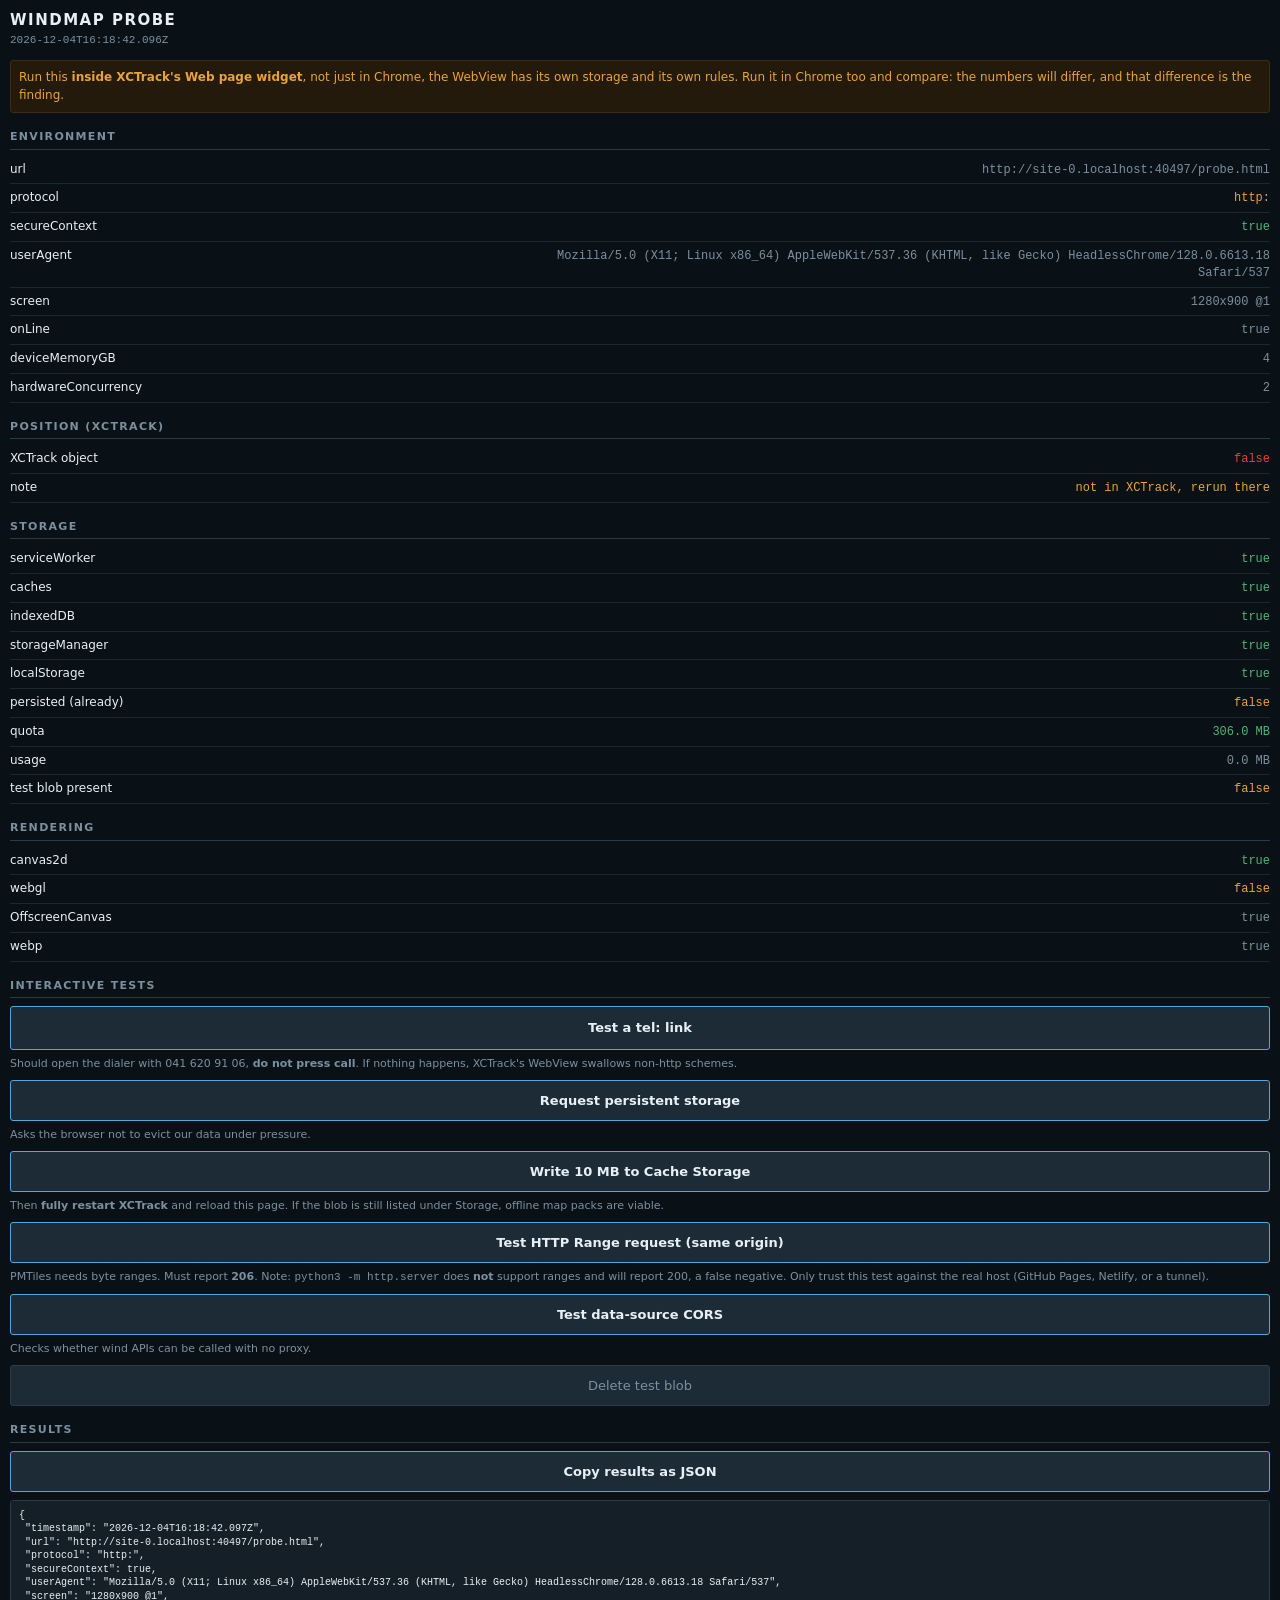
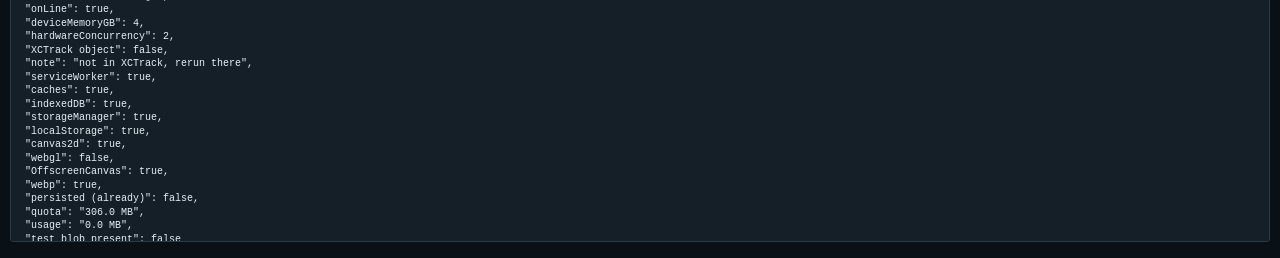
<file: probe.html>
<!DOCTYPE html>
<html lang="en">
<head>
<meta charset="utf-8">
<meta name="viewport" content="width=device-width,initial-scale=1,viewport-fit=cover">
<title>XCTrack Windmap, capability probe</title>
<style>
:root{
  --ink:#0A1116; --panel:#151F27; --panel-hi:#1D2B36; --rule:#2A3B48;
  --fg:#E8F0F5; --dim:#7B909F; --chart:#54A6DC;
  --green:#4FB477; --amber:#E9A33C; --red:#D6483C;
  --mono:ui-monospace,"Roboto Mono",monospace;
}
*{box-sizing:border-box;-webkit-tap-highlight-color:transparent}
body{margin:0;background:var(--ink);color:var(--fg);
  font:400 14px/1.4 system-ui,-apple-system,Roboto,sans-serif;padding:10px 10px 40px}
h1{font-size:15px;letter-spacing:.1em;text-transform:uppercase;margin:0 0 2px}
.sub{color:var(--dim);font-size:11px;margin:0 0 12px;font-family:var(--mono)}
h2{font-size:11px;letter-spacing:.12em;text-transform:uppercase;color:var(--dim);
  margin:16px 0 6px;border-bottom:1px solid var(--rule);padding-bottom:4px}
.row{display:flex;gap:8px;padding:5px 0;align-items:baseline;border-bottom:1px solid #1B2830}
.k{flex:1;min-width:0;font-size:12px}
.v{font-family:var(--mono);font-size:12px;text-align:right;word-break:break-word;max-width:62%}
.ok{color:var(--green)} .warn{color:var(--amber)} .bad{color:var(--red)} .dim{color:var(--dim)}
button{
  display:block;width:100%;margin:8px 0 0;padding:12px;background:var(--panel-hi);
  border:1px solid var(--chart);border-radius:3px;color:var(--fg);
  font:600 13px system-ui;cursor:pointer;
}
button:active{background:#28536E}
button.sec{border-color:var(--rule);color:var(--dim);font-weight:400}
a.tel{
  display:block;margin:8px 0 0;padding:12px;background:var(--panel-hi);
  border:1px solid var(--chart);border-radius:3px;color:var(--fg);
  text-align:center;text-decoration:none;font-weight:600;font-size:13px;
}
pre{
  background:var(--panel);border:1px solid var(--rule);border-radius:3px;
  padding:8px;font:400 10px/1.35 var(--mono);white-space:pre-wrap;
  word-break:break-all;max-height:38vh;overflow:auto;margin:8px 0 0;
}
.note{color:var(--dim);font-size:11px;line-height:1.45;margin:6px 0 0}
.big{font-size:12px;color:var(--amber);line-height:1.45;margin:10px 0 0;
  background:#241A0B;border:1px solid #3D2C10;border-radius:3px;padding:8px}
</style>
</head>
<body>

<h1>Windmap probe</h1>
<p class="sub" id="stamp"></p>

<div class="big">
  Run this <b>inside XCTrack's Web page widget</b>, not just in Chrome, the
  WebView has its own storage and its own rules. Run it in Chrome too and
  compare: the numbers will differ, and that difference is the finding.
</div>

<h2>Environment</h2>       <div id="env"></div>
<h2>Position (XCTrack)</h2><div id="pos"></div>
<h2>Storage</h2>           <div id="sto"></div>
<h2>Rendering</h2>         <div id="gfx"></div>

<h2>Interactive tests</h2>
<a class="tel" href="tel:+41416209106">Test a tel: link</a>
<p class="note">Should open the dialer with 041 620 91 06, <b>do not press call</b>.
If nothing happens, XCTrack's WebView swallows non-http schemes.</p>

<button id="btnPersist">Request persistent storage</button>
<p class="note">Asks the browser not to evict our data under pressure.</p>

<button id="btnWrite">Write 10 MB to Cache Storage</button>
<p class="note">Then <b>fully restart XCTrack</b> and reload this page. If the
blob is still listed under Storage, offline map packs are viable.</p>

<button id="btnRange">Test HTTP Range request (same origin)</button>
<p class="note">PMTiles needs byte ranges. Must report <b>206</b>.
Note: <code>python3 -m http.server</code> does <b>not</b> support ranges and will
report 200, a false negative. Only trust this test against the real host
(GitHub Pages, Netlify, or a tunnel).</p>

<button id="btnCors">Test data-source CORS</button>
<p class="note">Checks whether wind APIs can be called with no proxy.</p>

<button id="btnClear" class="sec">Delete test blob</button>

<h2>Results</h2>
<button id="btnCopy">Copy results as JSON</button>
<pre id="out">running…</pre>

<script>
"use strict";

/* ════════════════════════════════════════════════════════════════════
   Phase 0 capability probe. Answers, in one page, every unknown the
   architecture depends on. Paste the JSON output back into the chat or
   into docs/findings.md.
   ════════════════════════════════════════════════════════════════ */

var R = {};                       // collected results
var BLOB_KEY = "/windmap-probe-blob";
var CACHE = "windmap-probe";

/* CORS candidates. Add any provider you're considering. */
var CORS_TARGETS = [
  ["MeteoSwiss gust 10min",
   "https://data.geo.admin.ch/ch.meteoschweiz.messwerte-wind-boeenspitze-kmh-10min/ch.meteoschweiz.messwerte-wind-boeenspitze-kmh-10min_en.json"],
  ["MeteoSwiss STAC root",
   "https://data.geo.admin.ch/api/stac/v1/collections/ch.meteoschweiz.ogd-smn"],
  ["Holfuy live (no key)",
   "https://api.holfuy.com/live/?s=1234&m=JSON&su=km/h"]
];

function el(id){ return document.getElementById(id); }

function put(box, key, val, cls){
  R[key] = val;
  var d = document.createElement("div"); d.className = "row";
  var k = document.createElement("span"); k.className = "k"; k.textContent = key;
  var v = document.createElement("span"); v.className = "v " + (cls || "");
  v.textContent = String(val);
  d.appendChild(k); d.appendChild(v);
  el(box).appendChild(d);
  dump();
}
function verdict(b){ return b ? "ok" : "bad"; }
function dump(){ el("out").textContent = JSON.stringify(R, null, 1); }
function mb(n){ return (n / 1048576).toFixed(1) + " MB"; }

/* ── environment ─────────────────────────────────────────────────── */
el("stamp").textContent = new Date().toISOString();
R.timestamp = new Date().toISOString();

put("env", "url", location.href.slice(0, 90), "dim");
put("env", "protocol", location.protocol, location.protocol === "https:" ? "ok" : "warn");
put("env", "secureContext", !!window.isSecureContext, verdict(window.isSecureContext));
put("env", "userAgent", navigator.userAgent.slice(0, 110), "dim");
put("env", "screen", innerWidth + "x" + innerHeight + " @" + (devicePixelRatio || 1), "dim");
put("env", "onLine", navigator.onLine, "dim");
put("env", "deviceMemoryGB", navigator.deviceMemory || "n/a", "dim");
put("env", "hardwareConcurrency", navigator.hardwareConcurrency || "n/a", "dim");

/* ── XCTrack position ────────────────────────────────────────────── */
var hasXct = false;
try { hasXct = typeof XCTrack !== "undefined" && typeof XCTrack.getLocation === "function"; } catch(e){}
put("pos", "XCTrack object", hasXct, verdict(hasXct));

if (hasXct){
  /* list every method the interface exposes, the docs may be behind */
  var methods = [];
  try { for (var k in XCTrack) if (typeof XCTrack[k] === "function") methods.push(k); } catch(e){}
  put("pos", "XCTrack methods", methods.join(", ") || "none enumerable", "dim");

  var raw = null;
  try { raw = XCTrack.getLocation(); } catch(e){ raw = "threw: " + e.message; }
  put("pos", "getLocation() raw", String(raw).slice(0, 200), "dim");

  try {
    var o = JSON.parse(raw);
    put("pos", "fields", Object.keys(o).join(", "), "dim");
    /* THE question: is altitude exposed, and under what name? */
    var altKeys = Object.keys(o).filter(function(k){ return /alt|elev|height|baro|gps/i.test(k); });
    put("pos", "altitude-ish fields", altKeys.length ? altKeys.join(", ") : "NONE FOUND",
        altKeys.length ? "ok" : "bad");
    altKeys.forEach(function(k){ put("pos", "  " + k, o[k], "dim"); });
    put("pos", "isValid", o.isValid, o.isValid ? "ok" : "warn");
  } catch(e){
    put("pos", "parse", "failed: " + e.message, "bad");
  }
} else {
  put("pos", "note", "not in XCTrack, rerun there", "warn");
}

/* ── storage ─────────────────────────────────────────────────────── */
put("sto", "serviceWorker", "serviceWorker" in navigator, verdict("serviceWorker" in navigator));
put("sto", "caches", "caches" in window, verdict("caches" in window));
put("sto", "indexedDB", "indexedDB" in window, verdict("indexedDB" in window));
put("sto", "storageManager", !!navigator.storage, verdict(!!navigator.storage));

try { localStorage.setItem("_p","1"); localStorage.removeItem("_p");
      put("sto", "localStorage", true, "ok"); }
catch(e){ put("sto", "localStorage", "blocked", "bad"); }

if (navigator.storage && navigator.storage.estimate){
  navigator.storage.estimate().then(function(est){
    put("sto", "quota", mb(est.quota || 0), (est.quota || 0) > 100e6 ? "ok" : "warn");
    put("sto", "usage", mb(est.usage || 0), "dim");
  }).catch(function(e){ put("sto", "estimate", "failed: " + e.message, "warn"); });
}
if (navigator.storage && navigator.storage.persisted){
  navigator.storage.persisted().then(function(p){
    put("sto", "persisted (already)", p, p ? "ok" : "warn");
  }).catch(function(){});
}

/* does a previously written blob still exist? THE restart question */
function checkBlob(){
  if (!("caches" in window)) return;
  caches.open(CACHE).then(function(c){ return c.match(BLOB_KEY); }).then(function(res){
    if (!res){ put("sto", "test blob present", false, "warn"); return; }
    return res.blob().then(function(b){
      put("sto", "test blob present", true, "ok");
      put("sto", "test blob size", mb(b.size), "ok");
      put("sto", "test blob written", res.headers.get("x-written") || "?", "dim");
    });
  }).catch(function(e){ put("sto", "blob check", "failed: " + e.message, "bad"); });
}
checkBlob();

/* ── rendering ───────────────────────────────────────────────────── */
(function(){
  var c = document.createElement("canvas");
  put("gfx", "canvas2d", !!c.getContext("2d"), verdict(!!c.getContext("2d")));
  var gl = null;
  try { gl = c.getContext("webgl") || c.getContext("experimental-webgl"); } catch(e){}
  put("gfx", "webgl", !!gl, gl ? "ok" : "warn");
  if (gl){
    try {
      var dbg = gl.getExtension("WEBGL_debug_renderer_info");
      if (dbg) put("gfx", "renderer", gl.getParameter(dbg.UNMASKED_RENDERER_WEBGL), "dim");
      put("gfx", "maxTextureSize", gl.getParameter(gl.MAX_TEXTURE_SIZE), "dim");
    } catch(e){}
  }
  put("gfx", "OffscreenCanvas", typeof OffscreenCanvas !== "undefined", "dim");
  put("gfx", "webp", document.createElement("canvas")
        .toDataURL("image/webp").indexOf("image/webp") === 5, "dim");
})();

/* ── buttons ─────────────────────────────────────────────────────── */

el("btnPersist").addEventListener("click", function(){
  if (!navigator.storage || !navigator.storage.persist){
    put("sto", "persist()", "unsupported", "bad"); return;
  }
  navigator.storage.persist().then(function(g){
    put("sto", "persist() granted", g, g ? "ok" : "warn");
  }).catch(function(e){ put("sto", "persist()", "failed: " + e.message, "bad"); });
});

el("btnWrite").addEventListener("click", function(){
  var btn = this; btn.textContent = "writing…";
  if (!("caches" in window)){ put("sto", "blob write", "no Cache API", "bad"); return; }
  try {
    var chunk = new Uint8Array(1048576);
    for (var i = 0; i < chunk.length; i++) chunk[i] = i & 255;
    var parts = []; for (var j = 0; j < 10; j++) parts.push(chunk);
    var blob = new Blob(parts, {type:"application/octet-stream"});
    var res = new Response(blob, {headers:{"x-written": new Date().toISOString()}});
    caches.open(CACHE).then(function(c){ return c.put(BLOB_KEY, res); }).then(function(){
      put("sto", "blob write", "10 MB written", "ok");
      btn.textContent = "Written, now restart XCTrack and reload";
    }).catch(function(e){
      put("sto", "blob write", "failed: " + e.message, "bad");
      btn.textContent = "Write failed";
    });
  } catch(e){
    put("sto", "blob write", "threw: " + e.message, "bad");
    btn.textContent = "Write failed";
  }
});

el("btnClear").addEventListener("click", function(){
  if (!("caches" in window)) return;
  caches.delete(CACHE).then(function(){ put("sto", "blob deleted", true, "dim"); });
});

el("btnRange").addEventListener("click", function(){
  var btn = this; btn.textContent = "testing…";
  fetch(location.href, {headers:{Range:"bytes=0-99"}}).then(function(r){
    put("sto", "range status", r.status, r.status === 206 ? "ok" : "bad");
    put("sto", "content-range", r.headers.get("content-range") || "none",
        r.status === 206 ? "ok" : "warn");
    btn.textContent = "Test HTTP Range request (same origin)";
  }).catch(function(e){
    put("sto", "range", "failed: " + e.message, "bad");
    btn.textContent = "Range test failed";
  });
});

el("btnCors").addEventListener("click", function(){
  var btn = this; btn.textContent = "testing…";
  var done = 0;
  CORS_TARGETS.forEach(function(t){
    var t0 = Date.now();
    fetch(t[1], {method:"GET"}).then(function(r){
      return r.text().then(function(txt){
        put("sto", "CORS " + t[0],
            r.status + " · " + (Date.now() - t0) + "ms · " + mb(txt.length),
            r.ok ? "ok" : "warn");
      });
    }).catch(function(e){
      put("sto", "CORS " + t[0], "BLOCKED (" + e.message + ")", "bad");
    }).then(function(){
      if (++done === CORS_TARGETS.length) btn.textContent = "Test data-source CORS";
    });
  });
});

el("btnCopy").addEventListener("click", function(){
  var btn = this, txt = JSON.stringify(R, null, 1);
  var ok = function(){ btn.textContent = "Copied"; setTimeout(function(){ btn.textContent = "Copy results as JSON"; }, 1500); };
  if (navigator.clipboard && navigator.clipboard.writeText)
    navigator.clipboard.writeText(txt).then(ok, function(){ window.prompt("Copy:", txt); });
  else window.prompt("Copy:", txt);
});

dump();
</script>
</body>
</html>
</file>
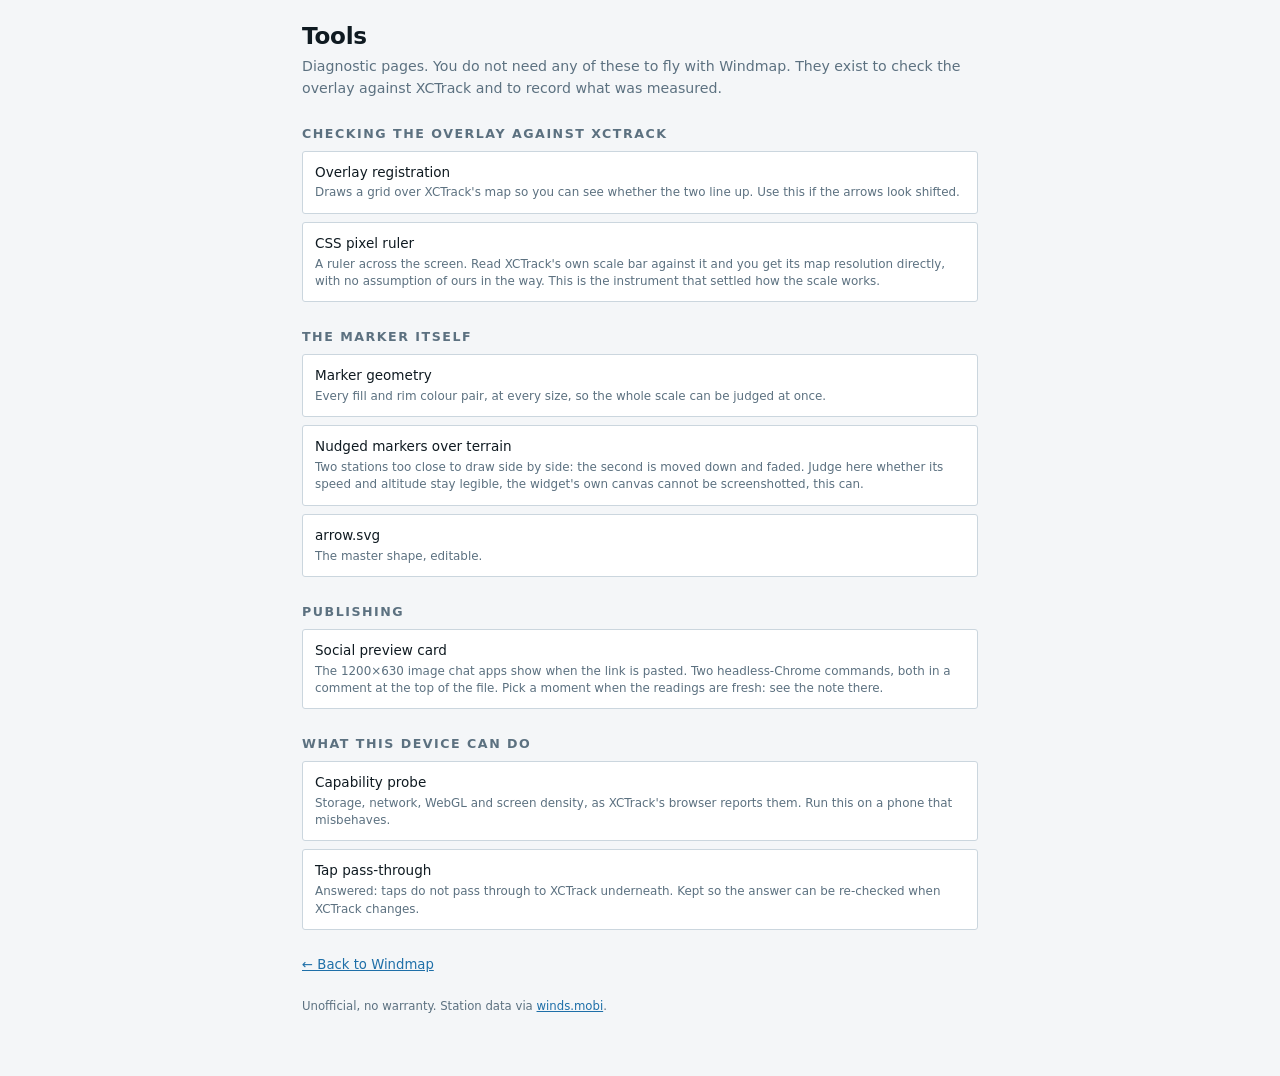
<file: tools.html>
<!DOCTYPE html>
<html lang="en">
<head>
<meta charset="utf-8">
<meta name="viewport" content="width=device-width,initial-scale=1,viewport-fit=cover">
<meta name="theme-color" content="#0A1116">
<title>XCTrack Windmap, tools</title>
<link rel="manifest" href="manifest.webmanifest">
<link rel="icon" type="image/svg+xml" href="icon.svg">
<link rel="apple-touch-icon" href="icon-180.png">
<link rel="stylesheet" href="wg/base.css">
<style>
/* Moved off the launcher: none of this is for a pilot. The launcher is what
   someone reads once, on a phone, before their first flight with it, and six
   diagnostic pages at the bottom of it were six things to scroll past. */
body{padding:0 0 40px}
.wrap{max-width:calc(640px * var(--scale));margin:0 auto;padding:20px 14px}
h1{margin:0 0 4px;font-size:1.5em;letter-spacing:-.01em}
.sub{margin:0 0 22px;color:var(--dim);font-size:.92em;line-height:1.5}
h2{margin:26px 0 8px;font-size:.82em;letter-spacing:.12em;text-transform:uppercase;color:var(--dim)}
.tools{display:grid;gap:8px}
.tools a{display:block;padding:11px 12px;background:var(--panel);
  border:1px solid var(--rule);border-radius:3px;text-decoration:none;
  color:var(--fg);font-size:.88em}
.tools a small{display:block;color:var(--dim);font-size:.88em;line-height:1.45;margin-top:3px}
.back{display:inline-block;margin-top:26px;font-size:.86em}
footer{margin-top:22px;color:var(--dim);font-size:.76em;line-height:1.6}
a{color:var(--chart)}
.tools a:active{background:var(--panel-hi)}
@media (hover:hover) and (pointer:fine){
  .tools a{transition:border-color .12s}
  .tools a:hover{border-color:var(--chart)}
}
</style>
</head>
<body>
<div class="wrap">

  <h1>Tools</h1>
  <p class="sub">
    Diagnostic pages. You do not need any of these to fly with Windmap. They
    exist to check the overlay against XCTrack and to record what was measured.
  </p>

  <h2>Checking the overlay against XCTrack</h2>
  <div class="tools">
    <a href="tools/registration.html">Overlay registration
      <small>Draws a grid over XCTrack's map so you can see whether the two line
        up. Use this if the arrows look shifted.</small></a>
    <a href="tools/ruler.html">CSS pixel ruler
      <small>A ruler across the screen. Read XCTrack's own scale bar against it
        and you get its map resolution directly, with no assumption of ours in
        the way. This is the instrument that settled how the scale works.</small></a>
  </div>

  <h2>The marker itself</h2>
  <div class="tools">
    <a href="tools/arrow.html">Marker geometry
      <small>Every fill and rim colour pair, at every size, so the whole scale
        can be judged at once.</small></a>
    <a href="tools/nudge.html">Nudged markers over terrain
      <small>Two stations too close to draw side by side: the second is moved
        down and faded. Judge here whether its speed and altitude stay legible,
        the widget's own canvas cannot be screenshotted, this can.</small></a>
    <a href="tools/arrow.svg">arrow.svg
      <small>The master shape, editable.</small></a>
  </div>

  <h2>Publishing</h2>
  <div class="tools">
    <a href="tools/og-card.html">Social preview card
      <small>The 1200×630 image chat apps show when the link is pasted. Two
        headless-Chrome commands, both in a comment at the top of the file.
        Pick a moment when the readings are fresh: see the note there.</small></a>
  </div>

  <h2>What this device can do</h2>
  <div class="tools">
    <a href="probe.html">Capability probe
      <small>Storage, network, WebGL and screen density, as XCTrack's browser
        reports them. Run this on a phone that misbehaves.</small></a>
    <a href="tools/tap.html">Tap pass-through
      <small>Answered: taps do not pass through to XCTrack underneath. Kept so
        the answer can be re-checked when XCTrack changes.</small></a>
  </div>

  <a class="back" href="index.html">← Back to Windmap</a>

  <footer>
    Unofficial, no warranty. Station data via <a href="https://winds.mobi">winds.mobi</a>.
  </footer>

</div>
<script src="wg/core.js"></script>
<script src="wg/fields.js"></script>
<script src="wg/offline.js"></script>
<script>
"use strict";
/* Theme and text size only. This page has no settings of its own, but it
   should not be the one page that ignores the pilot's choice. */
WG.initConfig(location.search, { store: true });
WG.applyTheme();
</script>
</body>
</html>
</file>
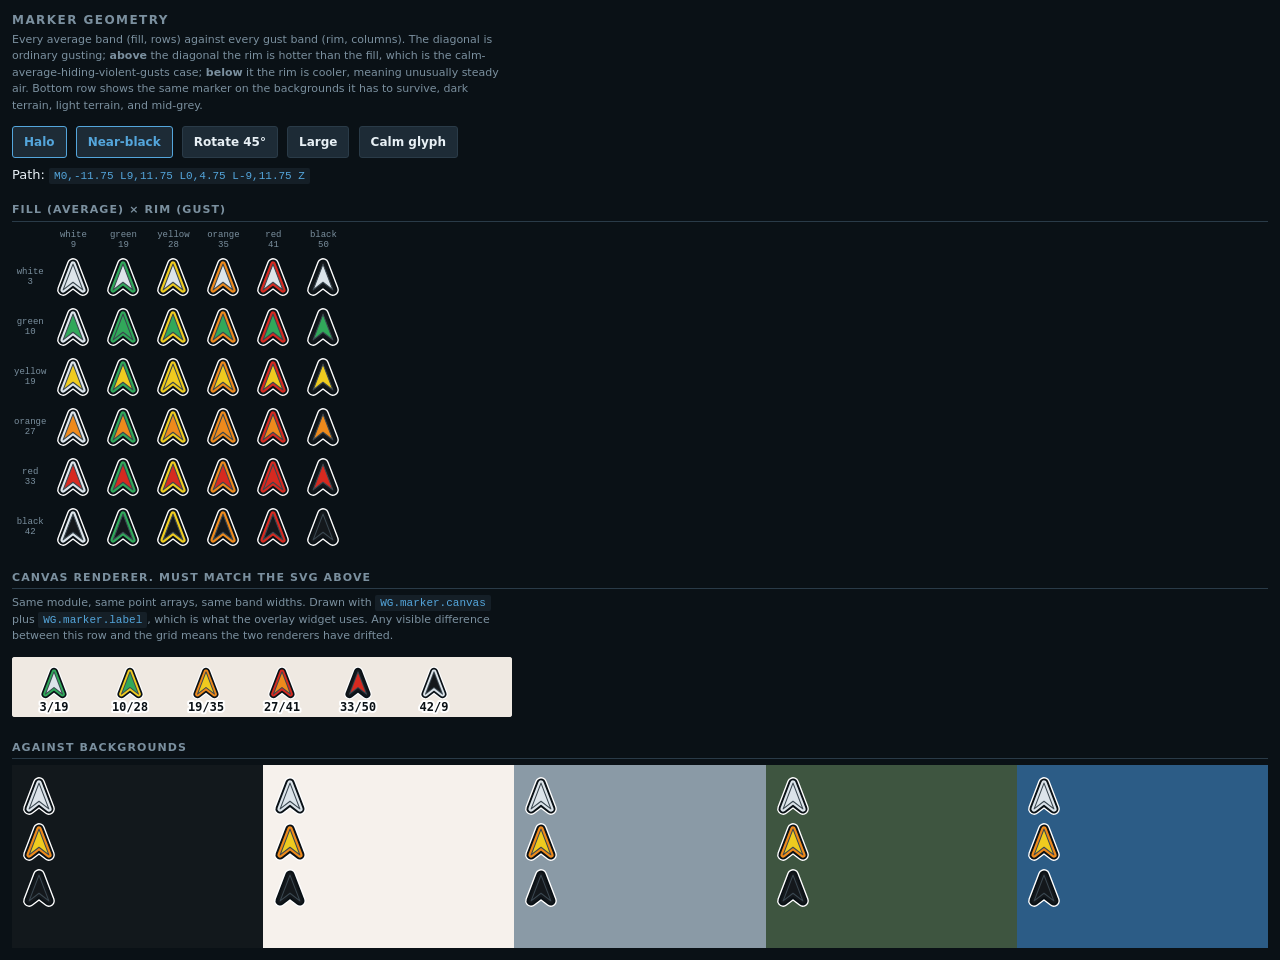
<file: tools/arrow.html>
<!DOCTYPE html>
<html lang="en">
<head>
<meta charset="utf-8">
<meta name="viewport" content="width=device-width,initial-scale=1">
<title>XCTrack Windmap, marker geometry</title>
<style>
body{margin:0;background:#0A1116;color:#E8F0F5;
  font:400 13px/1.4 system-ui,-apple-system,Roboto,sans-serif;padding:12px}
h1{font-size:12px;letter-spacing:.12em;text-transform:uppercase;color:#7B909F;margin:0 0 3px}
p.n{font-size:11px;color:#7B909F;margin:0 0 12px;max-width:70ch;line-height:1.5}
h2{font-size:11px;letter-spacing:.1em;text-transform:uppercase;color:#7B909F;
  margin:18px 0 6px;border-bottom:1px solid #2A3B48;padding-bottom:3px}
table{border-collapse:collapse}
td,th{padding:2px;text-align:center;font:400 9px ui-monospace,monospace;color:#7B909F}
th{font-weight:400}
.bg{display:inline-block;padding:2px;border-radius:3px}
.cell{width:46px;height:46px;display:block}
#surf{display:flex;gap:0;flex-wrap:wrap;margin:6px 0 0}
#surf div{flex:1 1 90px;padding:8px 4px;text-align:center;min-width:90px}
button{padding:8px 11px;margin:0 5px 8px 0;background:#1D2B36;border:1px solid #2A3B48;
  border-radius:3px;color:#E8F0F5;font:600 12px system-ui;cursor:pointer}
button.on{border-color:#54A6DC;color:#54A6DC}
code{font:400 11px ui-monospace,monospace;color:#54A6DC;background:#151F27;padding:2px 5px;border-radius:2px}
</style>
</head>
<body>

<h1>Marker geometry</h1>
<p class="n">
Every average band (fill, rows) against every gust band (rim, columns). The
diagonal is ordinary gusting; <b>above</b> the diagonal the rim is hotter than
the fill, which is the calm-average-hiding-violent-gusts case; <b>below</b> it the
rim is cooler, meaning unusually steady air. Bottom row shows the same marker on
the backgrounds it has to survive, dark terrain, light terrain, and mid-grey.
</p>

<div>
  <button id="bHalo" class="on">Halo</button>
  <button id="bOuter" class="on">Near-black</button>
  <button id="bRot">Rotate 45°</button>
  <button id="bBig">Large</button>
  <button id="bLeaf">Calm glyph</button>
</div>
<div>Path: <code id="pth"></code></div>

<h2>fill (average) × rim (gust)</h2>
<div id="grid"></div>

<h2>Canvas renderer. Must match the SVG above</h2>
<p class="n">Same module, same point arrays, same band widths. Drawn with
<code>WG.marker.canvas</code> plus <code>WG.marker.label</code>, which is what the
overlay widget uses. Any visible difference between this row and the grid means the
two renderers have drifted.</p>
<canvas id="cvs" width="1000" height="120" style="width:100%;max-width:500px;background:#EFE9E2;border-radius:3px"></canvas>

<h2>Against backgrounds</h2>
<div id="surf"></div>

<script src="../wg/core.js"></script>
<script src="../wg/marker.js"></script>
<script>
"use strict";
var halo = true, outer = true, rot = 0, big = false, leaf = false;

function svg(ai, gi, px){
  var a = WG.colour(ai), g = WG.colour(gi), B = WG.BANDS;
  var d = leaf ? WG.LEAF : WG.ARROW;
  var s = '<svg class="cell" viewBox="' + WG.VIEWBOX + '" width="' + px + '" height="' + px + '">';
  s += '<g transform="rotate(' + rot + ')" stroke-linejoin="round" stroke-linecap="round">';
  if (halo)  s += '<path d="' + d + '" fill="none" stroke="' + WG.HALO + '" stroke-width="' + B.halo + '"/>';
  if (outer) s += '<path d="' + d + '" fill="none" stroke="' + WG.STROKE_OUTER + '" stroke-width="' + B.outer + '"/>';
  s += '<path d="' + d + '" fill="none" stroke="' + g.fill + '" stroke-width="' + B.gust + '"/>';
  s += '<path d="' + d + '" fill="' + a.fill + '" stroke="' + WG.STROKE_INNER + '" stroke-width="' + B.inner + '"/>';
  return s + '</g></svg>';
}

/* Representative value in each band, so the labels are real readings. */
var AVGV  = [3, 10, 19, 27, 33, 42];
var GUSTV = [9, 19, 28, 35, 41, 50];

function draw(){
  var px = big ? 76 : 46, i, j, h = "<table><tr><th></th>";
  for (j = 0; j < 6; j++) h += "<th>" + WG.LEVELS[j] + "<br>" + GUSTV[j] + "</th>";
  h += "</tr>";
  for (i = 0; i < 6; i++){
    h += "<tr><th>" + WG.LEVELS[i] + "<br>" + AVGV[i] + "</th>";
    for (j = 0; j < 6; j++) h += "<td>" + svg(i, j, px) + "</td>";
    h += "</tr>";
  }
  document.getElementById("grid").innerHTML = h + "</table>";

  var surfaces = [["dark terrain","#12181C"],["light terrain","#F6F1EC"],
                  ["mid grey","#8A9AA6"],["forest","#3E5540"],["water","#2C5C86"]];
  var s = "";
  for (i = 0; i < surfaces.length; i++){
    s += '<div style="background:' + surfaces[i][1] + '">' +
         svg(0, 0, 54) + svg(2, 3, 54) + svg(5, 5, 54) +
         '<div style="color:#000;mix-blend-mode:difference;font-size:9px">' +
         surfaces[i][0] + '</div></div>';
  }
  document.getElementById("surf").innerHTML = s;
  document.getElementById("pth").textContent = leaf ? WG.LEAF : WG.ARROW;

  /* canvas twin, at 2x for a crisp comparison */
  var cvs = document.getElementById("cvs"), g = cvs.getContext("2d");
  g.setTransform(2, 0, 0, 2, 0, 0);
  g.clearRect(0, 0, 500, 60);
  g.fillStyle = "#EFE9E2"; g.fillRect(0, 0, 500, 60);
  for (i = 0; i < 6; i++){
    var st = { rAvg:i, rGust:(i + 1) % 6, dir:(rot ? 45 : 0) - 180,
               avg:AVGV[i], gust:GUSTV[(i + 1) % 6], stale:{cls:"fresh"} };
    if (leaf){ st.dir = NaN; }
    var cx = 42 + i * 76;
    WG.marker.canvas(g, st, cx, 26, big ? 1.3 : 0.95);
    WG.marker.label(g, st, cx, 26, big ? 1.3 : 0.95, 12);
  }
}

function tog(id, fn){
  document.getElementById(id).addEventListener("click", function(){
    fn(); this.className = this.className ? "" : "on"; draw();
  });
}
tog("bHalo",  function(){ halo = !halo; });
tog("bOuter", function(){ outer = !outer; });
tog("bRot",   function(){ rot = rot ? 0 : 45; });
tog("bBig",   function(){ big = !big; });
tog("bLeaf",  function(){ leaf = !leaf; });
draw();
</script>
</body>
</html>
</file>
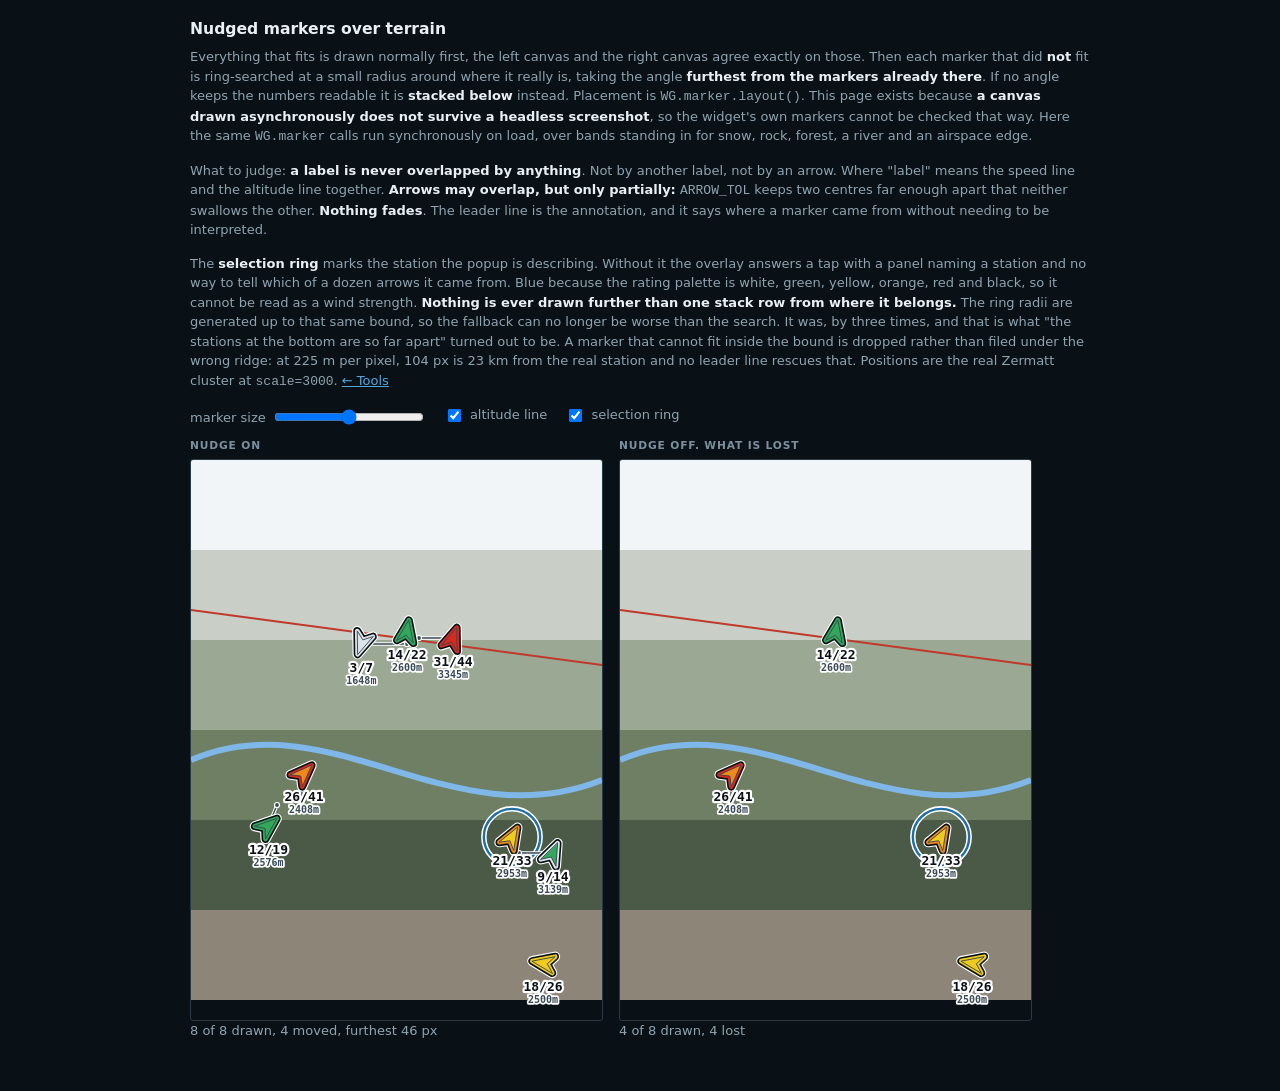
<file: tools/nudge.html>
<!DOCTYPE html>
<html lang="en">
<head>
<meta charset="utf-8">
<meta name="viewport" content="width=device-width,initial-scale=1">
<title>XCTrack Windmap. Nudged markers over terrain</title>
<link rel="icon" type="image/svg+xml" href="../icon.svg">
<style>
body{margin:0;background:#0A1116;color:#E8F0F5;
  font:400 13px/1.5 system-ui,-apple-system,Roboto,sans-serif}
.wrap{max-width:900px;margin:0 auto;padding:18px 14px 40px}
h1{margin:0 0 6px;font-size:1.2em}
p{color:#8FA3B0;margin:0 0 14px}
p b{color:#E8F0F5}
canvas{display:block;border:1px solid #2A3B48;border-radius:3px}
.row{display:flex;flex-wrap:wrap;gap:16px;align-items:flex-start}
.col h2{margin:0 0 6px;font:600 .82em/1.3 system-ui;letter-spacing:.08em;
  text-transform:uppercase;color:#7B909F}
label{display:inline-flex;align-items:center;gap:6px;margin:0 14px 12px 0;color:#8FA3B0}
input[type=range]{width:150px}
a{color:#54A6DC}
</style>
</head>
<body>
<div class="wrap">
<h1>Nudged markers over terrain</h1>
<p>
  Everything that fits is drawn normally first, the left canvas and the right
  canvas agree exactly on those. Then each marker that did <b>not</b> fit is
  ring-searched at a small radius around where it really is, taking the angle
  <b>furthest from the markers already there</b>. If no angle keeps the numbers
  readable it is <b>stacked below</b> instead. Placement is
  <code>WG.marker.layout()</code>. This page exists because
  <b>a canvas drawn asynchronously does not survive a headless screenshot</b>,
  so the widget's own markers cannot be checked that way. Here the same
  <code>WG.marker</code> calls run synchronously on load, over bands standing in
  for snow, rock, forest, a river and an airspace edge.
</p>
<p>
  What to judge: <b>a label is never overlapped by anything</b>. Not by another
  label, not by an arrow. Where "label" means the speed line and the altitude
  line together. <b>Arrows may overlap, but only partially:</b>
  <code>ARROW_TOL</code> keeps two centres far enough apart that neither
  swallows the other. <b>Nothing fades</b>. The leader line is the annotation,
  and it says where a marker came from without needing to be interpreted.
</p>
<p>
  The <b>selection ring</b> marks the station the popup is describing. Without
  it the overlay answers a tap with a panel naming a station and no way to tell
  which of a dozen arrows it came from. Blue because the rating palette is white,
  green, yellow, orange, red and black, so it cannot be read as a wind strength.

  <b>Nothing is ever drawn further than one stack row from where it belongs.</b>
  The ring radii are generated up to that same bound, so the fallback can no
  longer be worse than the search. It was, by three times, and that is what
  "the stations at the bottom are so far apart" turned out to be. A marker that
  cannot fit inside the bound is dropped rather than filed under the wrong
  ridge: at 225 m per pixel, 104 px is 23 km from the real station and no leader
  line rescues that. Positions are the real Zermatt cluster at
  <code>scale=3000</code>. <a href="../tools.html">← Tools</a>
  </p>

<label>marker size <input id="sz" type="range" min="0" max="100" value="50"></label>
<label><input id="al" type="checkbox" checked> altitude line</label>
<label><input id="se" type="checkbox" checked> selection ring</label>

<div class="row">
  <div class="col"><h2>nudge on</h2><canvas id="on" width="411" height="560"></canvas><p id="onn"></p></div>
  <div class="col"><h2>nudge off. What is lost</h2><canvas id="off" width="411" height="560"></canvas><p id="offn"></p></div>
</div>
</div>

<script src="../wg/core.js"></script>
<script src="../wg/marker.js"></script>
<script>
"use strict";
/* Measured offsets of the real cluster, in css px at 24.7 m/px. The pairs are
   the ones the overlay actually collides on, findings.md 2026-08-11. */
var CLUSTER = [
  { x:216, y:171, avg:14, gust:22, dir:190, alt:2600, name:"ZFC: Landing" },
  { x:216, y:184, avg:3,  gust:7,  dir:20,  alt:1648, name:"Zermatt" },
  { x:228, y:178, avg:31, gust:44, dir:200, alt:3345, name:"Platthorn", stale:"stale" },
  { x:352, y:503, avg:18, gust:26, dir:100, alt:2500, name:"ZFC: Blauherd" },
  { x:113, y:313, avg:26, gust:41, dir:225, alt:2408, name:"Stafelalp" },
  { x:86,  y:345, avg:12, gust:19, dir:230, alt:2576, name:"ZFC: Schwarzsee" },
  { x:321, y:377, avg:21, gust:33, dir:210, alt:2953, name:"Gornergratsee" },
  { x:328, y:393, avg:9,  gust:14, dir:205, alt:3139, name:"Gornergrat" }
];

function rate(s){
  s.rAvg = WG.rateAvg(s.avg); s.rGust = WG.rateGust(s.gust); return s;
}
function terrain(g, W, H){
  var bands = ["#F2F5F7","#C9CFC6","#9AA894","#6E7F63","#4A5A46","#8E8579"], i;
  for (i = 0; i < bands.length; i++){ g.fillStyle = bands[i]; g.fillRect(0, i*90, W, 90); }
  g.strokeStyle = "#7FB7E8"; g.lineWidth = 6;
  g.beginPath(); g.moveTo(0,300); g.bezierCurveTo(140,240,260,380,W,320); g.stroke();
  g.strokeStyle = "#C0392B"; g.lineWidth = 2;
  g.beginPath(); g.moveTo(0,150); g.lineTo(W,205); g.stroke();
}

function render(cv, nudge){
  var g = cv.getContext("2d"), W = cv.width, H = cv.height;
  var size = +document.getElementById("sz").value;
  var wantAlt = document.getElementById("al").checked;
  var sel = document.getElementById("se").checked;
  var scale = 0.55 + (size/100)*0.75, fs = Math.round(9 + (size/100)*7);
  var box = WG.REACH * scale;
  g.font = "700 " + fs + "px ui-monospace, 'Roboto Mono', monospace";
  var labelW = g.measureText("00/00").width + 5;
  var altH = WG.marker.altSize(fs) + 2;

  g.setTransform(1,0,0,1,0,0);
  g.clearRect(0,0,W,H);
  terrain(g, W, H);

  var afs = WG.marker.altSize(fs);
  var items = CLUSTER.map(function(s){
    rate(s);
    /* Measured per marker, exactly as widget.html measures it. */
    g.font = "700 " + fs + "px ui-monospace, 'Roboto Mono', monospace";
    var wLab = g.measureText(WG.marker.labelText(s)).width;
    g.font = "600 " + afs + "px ui-monospace, 'Roboto Mono', monospace";
    var wAlt = (wantAlt || nudge) ? g.measureText(WG.marker.altText(s)).width : 0;
    return { x:s.x, y:s.y, alt:s.alt, stale:s.stale || "fresh", st:s,
             tw:(Math.max(wLab, wAlt) + 5) / 2 };
  });
  var lay = WG.marker.layout(items, {
    box: box, labelW: labelW,
    textH: fs + ((wantAlt || nudge) ? altH : 0),
    nudge: nudge, maxPerCluster: 3,
    inBounds: function(x,y){
      return x > box*0.5 && x < W - box*0.5 && y > box*0.5 && y < H - box*0.6;
    }
  });

  var i, L;
  for (i = 0; i < lay.length; i++){
    if (lay[i].moved)
      WG.marker.leader(g, lay[i].tx, lay[i].ty, lay[i].x, lay[i].y, box);
    /* The selection ring, drawn in the same pass and for the same reason,
       under every marker. Here it marks Gornergratsee so the ring can be judged
       against terrain; in the widget it marks whichever station the popup is
       describing. */
    if (sel && items[lay[i].i].st.name === "Gornergratsee")
      WG.marker.ring(g, lay[i].x, lay[i].y, box);
  }

  for (i = lay.length - 1; i >= 0; i--){
    L = lay[i];
    WG.marker.canvas(g, items[L.i].st, L.x, L.y, scale);
    var ly = WG.marker.label(g, items[L.i].st, L.x, L.y, scale, fs);
    if (wantAlt || L.moved) WG.marker.alt(g, items[L.i].st, L.x, ly, fs);
  }

  var lost = CLUSTER.length - lay.length;
  var moved = lay.filter(function(p){ return p.moved; }).length;
  document.getElementById(cv.id + "n").textContent =
    lay.length + " of " + CLUSTER.length + " drawn" +
    (moved ? ", " + moved + " moved, " +
       "furthest " + Math.round(Math.max.apply(null,
         lay.filter(function(p){ return p.moved; })
            .map(function(p){ return Math.sqrt(Math.pow(p.x-p.tx,2)+Math.pow(p.y-p.ty,2)); }))) + " px" : "") +
    (lost ? ", " + lost + " lost" : "");
}

function all(){
  render(document.getElementById("on"), true);
  render(document.getElementById("off"), false);
}
["sz","al","se"].forEach(function(id){
  document.getElementById(id).addEventListener("input", all);
});
all();
</script>
</body>
</html>
</file>
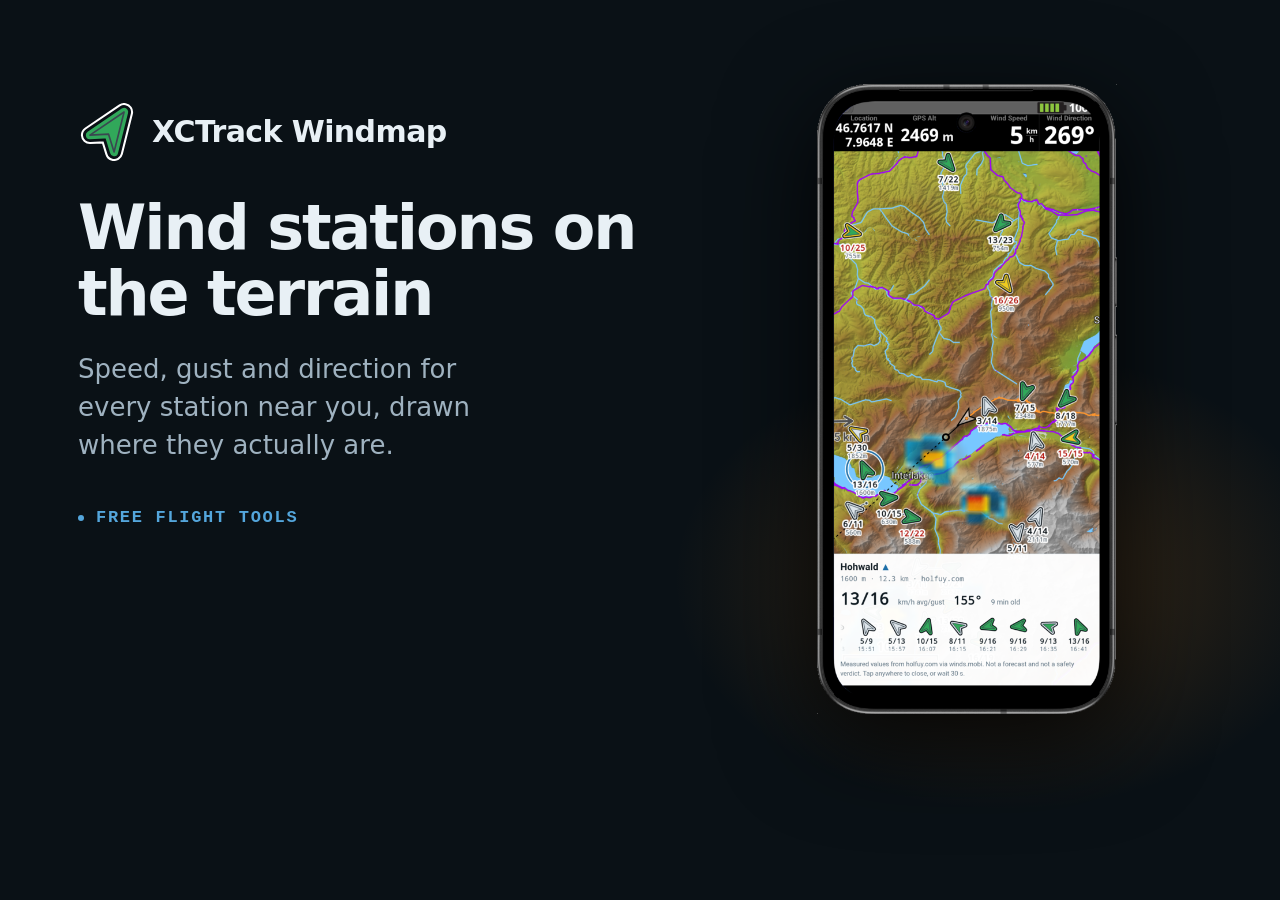
<file: tools/og-card.html>
<!DOCTYPE html>
<html lang="en">
<head>
<meta charset="utf-8">
<title>Windmap, social preview card</title>
<!-- ══════════════════════════════════════════════════════════════════════
     Generates og-windmap.jpg, the 1200x630 image chat apps show when the
     link is pasted. Build-time only: nothing in the shipped pages loads
     this, and it is deliberately NOT in sw.js's ASSETS. No individual
     tool is, and a scraper-only image has no business in an offline cache.

     From the repo root, with a server already running:

       CH="/Applications/Google Chrome.app/Contents/MacOS/Google Chrome"
       "$CH" --headless=new --virtual-time-budget=5000 \
             --window-size=1200,630 --screenshot=/tmp/og-windmap.png \
             "http://localhost:8080/tools/og-card.html"
       magick /tmp/og-windmap.png -quality 86 -strip og-windmap.jpg

     JPEG, NOT PNG, AND THE SECOND COMMAND IS NOT OPTIONAL. A real terrain
     photograph put the png at 349 KB, against 124 KB when this card carried
     flat UI. WhatsApp is the distribution channel for these links and is the
     strictest client about preview size. JPEG q86 is 91 KB and identical at
     the size any client renders it, and there is no transparency to lose.
     Quantising the png instead makes it BIGGER: the dither noise defeats
     png's compression.

     THE PHONE IS A DEVICE CAPTURE OF THE WIDGET IN FLIGHT, tools/og-phone.png,
     taken on a real phone with XCTrack's own map underneath and kept with a
     transparent surround. It replaced a headless capture of app.html on
     2026-08-14. The list page was the wrong subject for a card: a column of
     text rows is a grey smear at the size a chat client actually renders
     this, while terrain with coloured arrows on it survives being shrunk,
     and it is also the thing the tool exists to do. That is the test for
     anything put here.

     To replace it, take a fresh capture on a device and:

       magick <capture>.png -trim +repage -resize 520x -strip tools/og-phone.png

     Two things the old app.html capture had to worry about are gone with it:
     picking a moment when the readings are not legitimately red (MeteoSwiss
     and SLF report on a ~30 min cadence against a `stale` default of 30, so
     for part of every cycle a third of the list is stale), and pinning
     `theme=light` so the capture did not follow the laptop's appearance
     setting. A device capture has neither problem. It does have its own:
     whatever the phone showed is in it for good, so check the readings and
     the map before committing one.
     ═══════════════════════════════════════════════════════════════════ -->
<style>
  @page{margin:0}
  *{box-sizing:border-box;margin:0}
  body{
    width:1200px;height:630px;overflow:hidden;
    background:#0A1116;color:#E8F0F5;display:flex;
    font-family:system-ui,-apple-system,"Segoe UI",Roboto,sans-serif;
  }
  .l{flex:1;padding:74px 0 74px 78px;display:flex;flex-direction:column;justify-content:center}
  .brand{display:flex;align-items:center;gap:16px;margin-bottom:34px}
  .brand .nm{font-size:30px;font-weight:700;letter-spacing:-.02em}
  h1{font-size:62px;line-height:1.07;letter-spacing:-.034em;font-weight:700;max-width:13ch}
  p{margin-top:24px;font-size:26px;line-height:1.45;color:#9FB2C0;max-width:24ch}
  .foot{
    margin-top:44px;display:flex;align-items:center;gap:12px;
    font:600 17px ui-monospace,monospace;letter-spacing:.1em;text-transform:uppercase;color:#54A6DC;
  }
  .foot span{width:6px;height:6px;border-radius:50%;background:#54A6DC}
  .r{width:466px;position:relative;display:flex;align-items:flex-end;justify-content:center}
  /* NO FRAME OF OURS: og-phone.png is a device capture that brings its own
     frame and a transparent surround, so a border, a radius and
     overflow:hidden would draw a second frame inside the first. drop-shadow
     follows the real silhouette; box-shadow would shadow the bounding box.
     It bleeds off the bottom on purpose, which is also what lets the phone
     be large enough for the arrows to read at chat-preview size. */
  .r .ph{width:300px;position:relative;z-index:1;line-height:0;margin-bottom:-84px;
    filter:drop-shadow(0 26px 48px rgba(0,0,0,.85))}
  .r .ph img{display:block;width:100%;height:auto}
  .glow{
    position:absolute;inset:auto -140px -180px -60px;height:460px;
    background:radial-gradient(closest-side,rgba(238,138,28,.22),transparent);
  }
</style>
</head>
<body>
<div class="l">
  <div class="brand">
    <!-- THE SAME ART AS icon.svg, and it must stay that way: this card is the
         first thing anyone sees of the tool in a chat app, so a stale logo
         here is a different product as far as a reader is concerned. Four
         stacked strokes from wg/core.js at WG.BANDS widths, PALETTE.green,
         and no plate, exactly as the favicon draws it. viewBox is the
         rotated bounding box, not the reach circle. -->
    <svg width="58" height="58" viewBox="-21.39 -15.13 35.41 35.41" aria-hidden="true">
      <g transform="rotate(35)" stroke-linejoin="round" stroke-linecap="round">
        <path d="M0,-11.75 L9,11.75 L0,4.75 L-9,11.75 Z" fill="none" stroke="#FFFFFF" stroke-width="11"/>
        <path d="M0,-11.75 L9,11.75 L0,4.75 L-9,11.75 Z" fill="none" stroke="#0A1116" stroke-width="8.5"/>
        <path d="M0,-11.75 L9,11.75 L0,4.75 L-9,11.75 Z" fill="none" stroke="#31A85A" stroke-width="5"/>
        <path d="M0,-11.75 L9,11.75 L0,4.75 L-9,11.75 Z" fill="#31A85A" stroke="#3A4750" stroke-width="1"/>
      </g>
    </svg>
    <div class="nm">XCTrack Windmap</div>
  </div>
  <h1>Wind stations on the terrain</h1>
  <p>Speed, gust and direction for every station near you, drawn where they actually are.</p>
  <div class="foot"><span></span>Free Flight Tools</div>
</div>
<div class="r">
  <div class="glow"></div>
  <div class="ph"><img src="og-phone.png" alt=""></div>
</div>
</body>
</html>
</file>
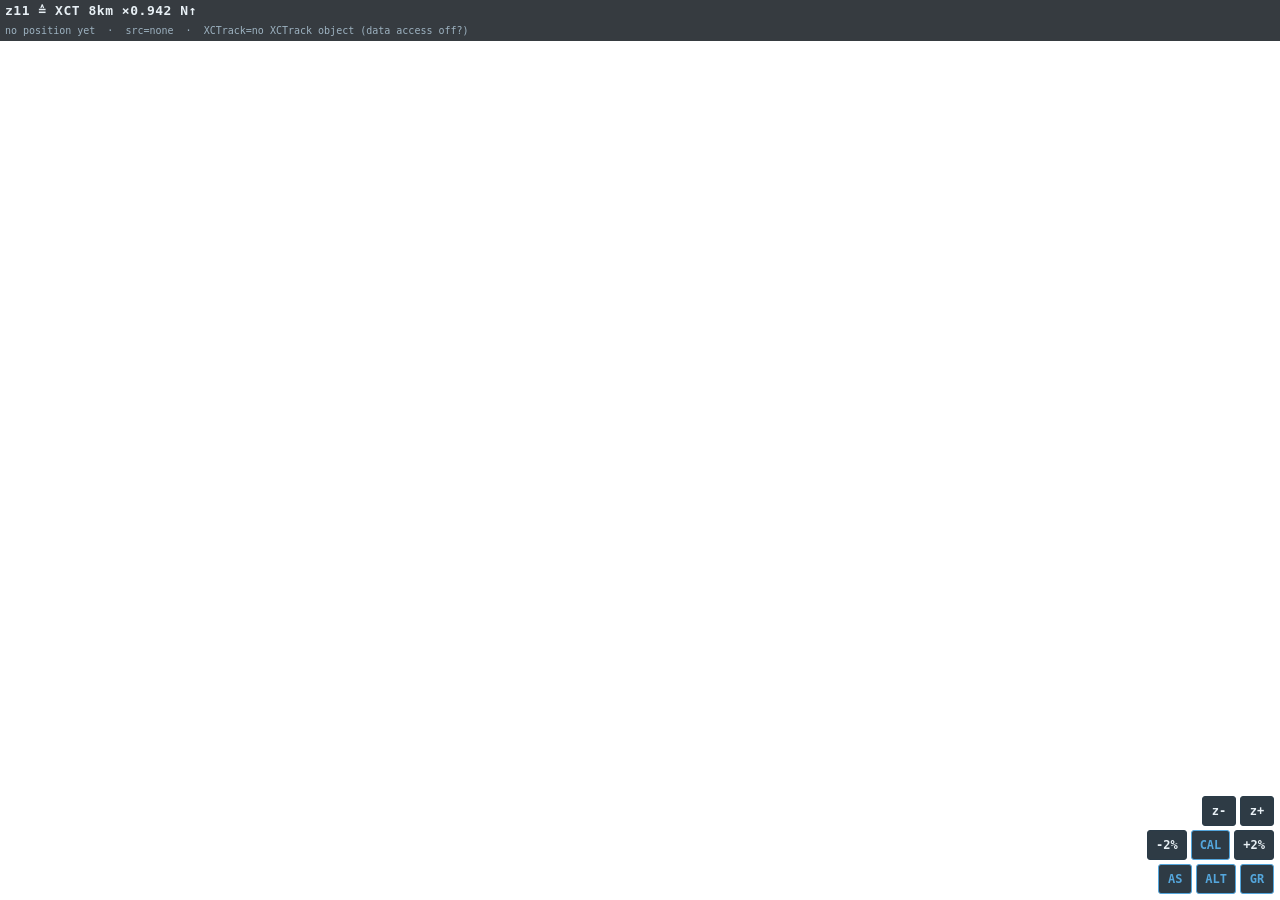
<file: tools/registration.html>
<!DOCTYPE html>
<html lang="en">
<head>
<meta charset="utf-8">
<meta name="viewport" content="width=device-width,initial-scale=1,viewport-fit=cover">
<title>XCTrack Windmap. Overlay registration test</title>
<style>
/* body stays unpainted: XCTrack renders white/absent as transparent so the
   widget floats over its map. Every control carries its own background. */
html,body{margin:0;padding:0;background:transparent;height:100%;overflow:hidden}
*{box-sizing:border-box;-webkit-tap-highlight-color:transparent}
#cv{position:absolute;left:0;top:0;width:100%;height:100%}
#ui{position:absolute;left:0;top:0;right:0;font:600 11px/1.25 ui-monospace,"Roboto Mono",monospace}
.bar{display:block;padding:3px 5px;background:rgba(10,17,22,.82);color:#E8F0F5}
#badge{font-size:13px;letter-spacing:.04em}
#badge b{color:#54A6DC}
#diag{font-weight:400;font-size:10px;color:#9DB2C0;white-space:pre-wrap}
#btns{position:absolute;right:4px;bottom:4px;text-align:right}
#btns button{
  display:inline-block;min-width:34px;margin:2px;padding:7px 8px;
  background:rgba(29,43,54,.92);border:1px solid #2A3B48;border-radius:3px;
  color:#E8F0F5;font:600 12px ui-monospace,monospace;
}
#btns button:active{background:#28536E}
#btns .on{border-color:#54A6DC;color:#54A6DC}
</style>
</head>
<body>
<canvas id="cv"></canvas>
<div id="ui">
  <span class="bar" id="badge"></span>
  <span class="bar" id="diag"></span>
</div>
<div id="btns">
  <button id="bZo">z-</button><button id="bZi">z+</button><br>
  <button id="bFd">-2%</button><button id="bR1">CAL</button><button id="bFu">+2%</button><br>
  <button id="bAs">AS</button><button id="bAlt">ALT</button><button id="bGr">GR</button>
</div>

<script>
"use strict";
/* ══════════════════════════════════════════════════════════════════
   Overlay registration test: Phase 3b feasibility.

   Stack this WebView widget ON TOP of an XCTrack map widget covering the
   exact same area, both with rotation set to North-up. Set XCTrack's map
   scale to the value the badge names for the current zoom.

   Three independent checks, none relying on coordinates typed from memory:

     1. CENTRE, the magenta cross must sit exactly under XCTrack's own
                  aircraft symbol. Tests centring, nothing else.
     2. SCALE, the range rings are true ground distances. Compare against
                  XCTrack's own scale bar.
     3. FULL. Airspace outlines come from SHV, the same data XCTrack
                  draws. Toggle XCTrack's airspace layer and see whether the
                  edges coincide. This is the real test (chmd's method,
                  gitlab xcontest-public/xctrack-public#1235).

   If alignment needs the x-multiplier at x3, XCTrack's scale is in device
   pixels, not CSS pixels. If a different integer zoom lines up, the issue
   table is wrong for this build. Either answer is a result, report it.

   Settings this needs in XCTrack: "Allow web page to access XCTrack data"
   ON, refresh rate 0, and "Allow tapping on the web page when locked" ON
   for the buttons.
   ══════════════════════════════════════════════════════════════ */

/* ── scale ↔ OSM zoom ────────────────────────────────────────────────
   chmd's table in xctrack-public#1235 lists labels this build does not
   have. Their OSM-aligned steps were 400m/800m/1500m/3km/6km/12km/25km/
   50km/100km/200km/400km; the owner's slider offers 23 values,  exactly
   chmd's mapWidget_scale.value span of 12..34, of which every second one
   doubles. Taking the alternating subset that lines up position-for-
   position gives a consistent ~1.25x relabel:

     z15 500m   z14 1km    z13 2km    z12 4km   z11 8km   z10 15km
     z9  30km   z8  60km   z7  120km  z6  250km z5  500km

   So this build's "8 km" should be chmd's "6 km", i.e. OSM z11. The other
   alternating subset (300m/600m/1.2km/2.5km/5km/10km/20km/40km/80km/
   150km/300km/600km) sits half a zoom level away and cannot land on an
   integer OSM zoom. Which is why 5 km and 10 km are the wrong ones to
   calibrate with even though they look like round numbers.

   All of this is a hypothesis. The buttons are here to test it, and the
   sqrt2 multipliers exist in case the other subset turns out to be the
   aligned one after all. ──────────────────────────────────────────── */
var SCALE_LABEL = {5:"500km",6:"250km",7:"120km",8:"60km",9:"30km",
                   10:"15km",11:"8km",12:"4km",13:"2km",14:"1km",15:"500m"};
var FINE = 1.02;   /* one tap = 2% */

/* ── MEASURED CALIBRATION, 2026-08-10 ─────────────────────────────────
   XCTrack "8 km" over a 448x978 css widget at 47.361N aligned with our
   z11 at x0.942. Confirmed against airspace edges with a valid GPS fix.
   That is 54.95 m/px, i.e. a fractional OSM zoom of 10.914, so XCTrack's
   scale ladder is NOT on integer OSM zoom levels: it sits a constant
   1/0.942 = 1.062 coarser, an offset of -0.086 of a zoom level.

   Whether this single constant holds at every ladder step is still open,
   it does only if the ladder doubles exactly. Test 15 km against z10 and
   4 km against z12 with this same multiplier. ─────────────────────── */
var CAL = 0.942;
var AIRSPACE_URL = "https://airspace.shv-fsvl.ch/api/v2/geojson/airspaces";
var LS_KEY = "wg.reg.lastfix";
var DPR_CAP = 2;          /* AGENTS.md: cap the backing store at 1-2 */
var POLL_MS = 500;        /* match XCTrack's 2 Hz map redraw */
var RINGS_KM = [5, 10, 20, 40];

var cv = document.getElementById("cv"), ctx = cv.getContext("2d");
var zoom = 11, mul = CAL, showAS = true, showGR = true, showALT = true;
var asDrawn = 0;
var W = 0, H = 0, dpr = 1;
var fix = null, fixSrc = "none", rawLoc = "";
var as = null, asState = "loading…";
var lastKey = "";

/* ── guarded localStorage (hx-call pattern) ───────────────────────── */
function lsGet(k){ try { return localStorage.getItem(k); } catch(e){ return null; } }
function lsSet(k,v){ try { localStorage.setItem(k,v); } catch(e){} }

/* ── Web Mercator. World is 256*2^z px; we work in CSS px. ────────── */
function lon2px(lon,z){ return (lon+180)/360*256*Math.pow(2,z); }
function lat2px(lat,z){
  var s = Math.sin(lat*Math.PI/180);
  if (s >  0.9999) s =  0.9999;
  if (s < -0.9999) s = -0.9999;
  return (0.5 - Math.log((1+s)/(1-s))/(4*Math.PI))*256*Math.pow(2,z);
}
function mpp(lat,z){ return 156543.034*Math.cos(lat*Math.PI/180)/Math.pow(2,z); }

/* ── position chain: XCTrack -> URL params -> geolocation -> stored ── */
function qs(n){
  var m = new RegExp("[?&]"+n+"=([^&]*)").exec(location.search);
  return m ? decodeURIComponent(m[1]) : null;
}
/* An unsubstituted placeholder arrives as the literal "${lat}" and must be
   ignored, not parsed, hx-call records this exact failure. */
function num(v){
  if (v === null) return NaN;
  if (/\$\{/.test(v)) return NaN;
  var f = parseFloat(v);
  return isFinite(f) ? f : NaN;
}

function readXCTrack(){
  var raw = null;
  try {
    if (typeof XCTrack === "undefined"){ rawLoc = "no XCTrack object (data access off?)"; return null; }
    if (typeof XCTrack.getLocation !== "function"){ rawLoc = "no getLocation()"; return null; }
    raw = XCTrack.getLocation();
  } catch(e){ rawLoc = "threw: " + e.message; return null; }
  rawLoc = String(raw).slice(0,110);
  if (raw === null || raw === "null") return null;   /* documented no-fix return */
  var o;
  try { o = (typeof raw === "string") ? JSON.parse(raw) : raw; } catch(e){ return null; }
  if (!o || typeof o !== "object") return null;
  if (!isFinite(o.lat) || !isFinite(o.lon)) return null;
  return { lat:o.lat, lon:o.lon, alt:o.altGps, baro:o.stdBaroAlt,
           hdg:o.heading, brg:o.bearingGps, valid:o.isValid };
}

function acquire(){
  /* Take an XCTrack fix even when isValid is false. A stale position is
     exactly what XCTrack's own map is centred on with no lock, so using it
     is what makes the two layers agree indoors. And terrain does not move,
     so remembering a position is safe (unlike remembering a reading). */
  var x = readXCTrack();
  if (x){
    fix = x; fixSrc = (x.valid === false) ? "xctrack-stale" : "xctrack";
    remember(); return;
  }
  var la = num(qs("lat")), lo = num(qs("lng"));
  if (isNaN(lo)) lo = num(qs("lon"));
  if (!isNaN(la) && !isNaN(lo)){
    fix = {lat:la, lon:lo}; fixSrc = "url"; remember(); return;
  }
  if (fix && fixSrc !== "stored") return;      /* keep geolocation's fix */
  var s = lsGet(LS_KEY);
  if (s){
    var p = s.split(",");
    if (p.length >= 2 && isFinite(+p[0]) && isFinite(+p[1])){
      fix = {lat:+p[0], lon:+p[1]}; fixSrc = "stored";
    }
  }
}
function remember(){
  if (fix) lsSet(LS_KEY, fix.lat.toFixed(6)+","+fix.lon.toFixed(6));
}
if (navigator.geolocation){
  navigator.geolocation.watchPosition(function(p){
    if (fixSrc === "xctrack" || fixSrc === "url") return;
    fix = {lat:p.coords.latitude, lon:p.coords.longitude, alt:p.coords.altitude};
    fixSrc = "geo"; remember();
  }, function(){}, {enableHighAccuracy:true, maximumAge:5000, timeout:20000});
}

/* ── airspace ─────────────────────────────────────────────────────────
   XCTrack filters its airspace display to the ACTIVE ones whose floor is
   below (my altitude + 600 m), and applies no filter at all without GPS.
   We mirror that, or the overlay would draw dozens of polygons XCTrack is
   deliberately hiding and the comparison would be unreadable.

   SHV gives a structured floor: Lower.Metric.Alt.{Type, Altitude}, where
   Type is "m AGL", "m QNH" or "m STD". QNH and STD are close enough to MSL
   for a calibration filter. AGL is terrain-relative and we ship no DEM, so
   treat it as 0. 179 of 359 features are "0 m AGL" anyway, i.e. from the
   ground up, which is always below the pilot.

   InactiveByAgreement is excluded as "not active". HX and DABS activation
   we cannot know from here, so those may still differ from XCTrack. ────── */
function lowerMetres(p){
  try {
    var a = p.Lower.Metric.Alt;
    if (/AGL/.test(a.Type)) return 0;
    return +a.Altitude;
  } catch(e){ return 0; }
}

function loadAirspace(){
  if (!window.fetch){ asState = "no fetch"; return; }
  fetch(AIRSPACE_URL).then(function(r){
    if (!r.ok) throw new Error("HTTP "+r.status);
    return r.json();
  }).then(function(j){
    var f = (j && j.features) || [], out = [], i, k, g, rings;
    for (i = 0; i < f.length; i++){
      g = f[i].geometry; if (!g) continue;
      rings = (g.type === "Polygon") ? g.coordinates
            : (g.type === "MultiPolygon") ? [].concat.apply([], g.coordinates) : null;
      if (!rings) continue;
      for (k = 0; k < rings.length; k++){
        var r2 = rings[k], j2, mnx=180, mny=90, mxx=-180, mxy=-90;
        if (!r2 || r2.length < 3) continue;
        for (j2 = 0; j2 < r2.length; j2++){
          var c = r2[j2];
          if (c[0] < mnx) mnx = c[0]; if (c[0] > mxx) mxx = c[0];
          if (c[1] < mny) mny = c[1]; if (c[1] > mxy) mxy = c[1];
        }
        var pr = f[i].properties || {};
        out.push({ pts:r2, mnx:mnx, mny:mny, mxx:mxx, mxy:mxy,
                   hx: !!pr.HX, lo: lowerMetres(pr),
                   inact: !!pr.InactiveByAgreement });
      }
    }
    as = out; asState = out.length + " rings";
    lastKey = ""; draw();
  }).catch(function(e){ asState = "failed: " + e.message; lastKey = ""; draw(); });
}
loadAirspace();

/* ── sizing ───────────────────────────────────────────────────────── */
function resize(){
  W = window.innerWidth; H = window.innerHeight;
  dpr = Math.min(window.devicePixelRatio || 1, DPR_CAP);
  cv.width = Math.round(W*dpr); cv.height = Math.round(H*dpr);
  ctx.setTransform(dpr,0,0,dpr,0,0);
  lastKey = "";
}
window.addEventListener("resize", resize);

/* ── draw ─────────────────────────────────────────────────────────── */
function draw(){
  ctx.clearRect(0,0,W,H);
  if (!fix){ paintUI(); return; }

  var cx = lon2px(fix.lon, zoom), cy = lat2px(fix.lat, zoom);
  var res = mpp(fix.lat, zoom) / mul;         /* effective metres per CSS px */
  function sx(lon){ return (lon2px(lon,zoom)-cx)*mul + W/2; }
  function sy(lat){ return (lat2px(lat,zoom)-cy)*mul + H/2; }

  /* 3. airspace. The real reference */
  if (showAS && as){
    var vw = (W/2)*res/111320, vh = (H/2)*res/111320;   /* deg padding, rough */
    var padx = vw/Math.cos(fix.lat*Math.PI/180) + 0.05, pady = vh + 0.05;
    var w0 = fix.lon-padx, w1 = fix.lon+padx, s0 = fix.lat-pady, s1 = fix.lat+pady;
    ctx.lineWidth = 1;
    /* mirror XCTrack: active only, floor below alt+600. No altitude -> no
       filter, which is also what XCTrack does with GPS blocked. */
    var ceil = (showALT && fix.alt !== undefined && fix.alt !== null && isFinite(fix.alt))
             ? fix.alt + 600 : null;
    asDrawn = 0;
    for (var i = 0; i < as.length; i++){
      var r = as[i];
      if (r.mxx < w0 || r.mnx > w1 || r.mxy < s0 || r.mny > s1) continue;
      if (ceil !== null && (r.inact || r.lo > ceil)) continue;
      asDrawn++;
      ctx.strokeStyle = r.hx ? "rgba(233,163,60,.95)" : "rgba(84,166,220,.85)";
      ctx.beginPath();
      for (var j = 0; j < r.pts.length; j++){
        var p = r.pts[j], X = sx(p[0]), Y = sy(p[1]);
        if (j === 0) ctx.moveTo(X,Y); else ctx.lineTo(X,Y);
      }
      ctx.closePath(); ctx.stroke();
    }
  }

  /* 2. range rings, compare against XCTrack's scale bar */
  ctx.strokeStyle = "rgba(232,240,245,.55)";
  ctx.fillStyle   = "rgba(232,240,245,.9)";
  ctx.font = "10px ui-monospace,monospace";
  ctx.lineWidth = 1;
  for (var k = 0; k < RINGS_KM.length; k++){
    var rad = RINGS_KM[k]*1000/res;
    if (rad < 12 || rad > Math.max(W,H)) continue;
    ctx.beginPath(); ctx.arc(W/2, H/2, rad, 0, Math.PI*2); ctx.stroke();
    ctx.fillText(RINGS_KM[k]+"km", W/2 + 3, H/2 - rad + 11);
  }

  /* graticule at a spacing that yields a few lines */
  if (showGR){
    var stepChoices = [10,5,2,1,.5,.2,.1,.05,.02,.01], step = .1, want = W*res/111320/4;
    for (var q = 0; q < stepChoices.length; q++){
      if (stepChoices[q] <= want){ step = stepChoices[q]; break; }
    }
    ctx.strokeStyle = "rgba(123,144,159,.35)"; ctx.lineWidth = 1;
    var lo0 = Math.floor((fix.lon - padDeg(W,res,fix.lat))/step)*step;
    var lo1 = fix.lon + padDeg(W,res,fix.lat);
    for (var g = lo0; g <= lo1; g += step){
      var X2 = sx(g);
      ctx.beginPath(); ctx.moveTo(X2,0); ctx.lineTo(X2,H); ctx.stroke();
    }
    var la0 = Math.floor((fix.lat - (H/2)*res/111320)/step)*step;
    var la1 = fix.lat + (H/2)*res/111320;
    for (var g2 = la0; g2 <= la1; g2 += step){
      var Y2 = sy(g2);
      ctx.beginPath(); ctx.moveTo(0,Y2); ctx.lineTo(W,Y2); ctx.stroke();
    }
  }

  /* 1. centre cross. Must sit under XCTrack's aircraft symbol */
  var mx = W/2, my = H/2;
  ctx.strokeStyle = "#FF2FB0"; ctx.lineWidth = 2;
  ctx.beginPath();
  ctx.moveTo(mx-16,my); ctx.lineTo(mx+16,my);
  ctx.moveTo(mx,my-16); ctx.lineTo(mx,my+16);
  ctx.stroke();
  ctx.beginPath(); ctx.arc(mx,my,5,0,Math.PI*2); ctx.stroke();

  paintUI();
}
function padDeg(px,res,lat){ return (px/2)*res/111320/Math.cos(lat*Math.PI/180); }

/* ── UI text, written only when it changed ────────────────────────── */
var elBadge = document.getElementById("badge"), elDiag = document.getElementById("diag");
var lastBadge = "", lastDiag = "";
function paintUI(){
  var b = "z" + zoom + " ≙ XCT " + (SCALE_LABEL[zoom] || "?") +
          "  ×" + mul.toFixed(3) + "  N↑";
  if (b !== lastBadge){ elBadge.innerHTML = ""; elBadge.appendChild(document.createTextNode(b)); lastBadge = b; }

  var d;
  if (!fix){
    d = "no position yet  ·  src=" + fixSrc + "  ·  XCTrack=" + (rawLoc || "n/a");
  } else {
    var res = mpp(fix.lat, zoom)/mul;
    d = "src=" + fixSrc + "  " + fix.lat.toFixed(5) + "," + fix.lon.toFixed(5) +
        (fix.valid === undefined ? "" : "  valid=" + fix.valid) + "\n" +
        "altGps=" + fmt(fix.alt) + "  stdBaroAlt=" + fmt(fix.baro) +
        "  hdg=" + fmt(fix.hdg) + "  brgGps=" + fmt(fix.brg) + "\n" +
        "EFF " + res.toFixed(2) + " m/px   zEff " +
        (Math.log(156543.034*Math.cos(fix.lat*Math.PI/180)/res)/Math.LN2).toFixed(3) + "\n" +
        "ground " + (W*res/1000).toFixed(2) + "×" + (H*res/1000).toFixed(2) +
        " km  diag " + (Math.sqrt(W*W+H*H)*res/1000).toFixed(2) + " km\n" +
        "view " + W + "×" + H + " css  dpr" +
        (window.devicePixelRatio||1) + "→" + dpr + "\n" +
        "XCT: " + (rawLoc || "not read yet") + "\n" +
        "airspace " + asState + "  drawn=" + asDrawn + "  filter=" +
        (!showALT ? "off" : (fix.alt === undefined || fix.alt === null || !isFinite(fix.alt))
                            ? "off (no alt)" : "<" + Math.round(fix.alt+600) + "m");
  }
  if (d !== lastDiag){ elDiag.innerHTML = ""; elDiag.appendChild(document.createTextNode(d)); lastDiag = d; }
}
function fmt(v){ return (v === undefined || v === null || v !== v) ? ", " : (Math.round(v*10)/10); }

/* ── poll: 2 Hz, but redraw only when something moved a whole pixel ─ */
function tick(){
  acquire();
  var key = "none";
  if (fix){
    key = Math.round(lon2px(fix.lon,zoom)*mul) + "/" + Math.round(lat2px(fix.lat,zoom)*mul) +
          "/" + zoom + "/" + mul.toFixed(4) + "/" + (showAS?1:0) + (showGR?1:0) + (showALT?1:0) +
          "/" + Math.round((fix.alt||0)/50) + "/" + W + "x" + H;
  }
  if (key !== lastKey){ lastKey = key; draw(); }
  else paintUI();
}

/* ── controls ─────────────────────────────────────────────────────── */
function bind(id, fn){
  document.getElementById(id).addEventListener("click", function(){
    fn(); lastKey = ""; syncBtns(); draw();
  });
}
bind("bZi", function(){ if (zoom < 15) zoom++; });
bind("bZo", function(){ if (zoom > 5)  zoom--; });
bind("bFu", function(){ mul *= FINE; });
bind("bFd", function(){ mul /= FINE; });
bind("bR1", function(){ mul = (Math.abs(mul-CAL) < 1e-9) ? 1 : CAL; });  /* CAL <-> 1.0 */
bind("bAs", function(){ showAS = !showAS; });
bind("bAlt", function(){ showALT = !showALT; });
bind("bGr", function(){ showGR = !showGR; });
function syncBtns(){
  document.getElementById("bR1").className = (Math.abs(mul-CAL) < 1e-9) ? "on" : "";
  document.getElementById("bAs").className  = showAS  ? "on" : "";
  document.getElementById("bAlt").className = showALT ? "on" : "";
  document.getElementById("bGr").className  = showGR  ? "on" : "";
}

resize(); syncBtns(); tick();
setInterval(tick, POLL_MS);
</script>
</body>
</html>
</file>
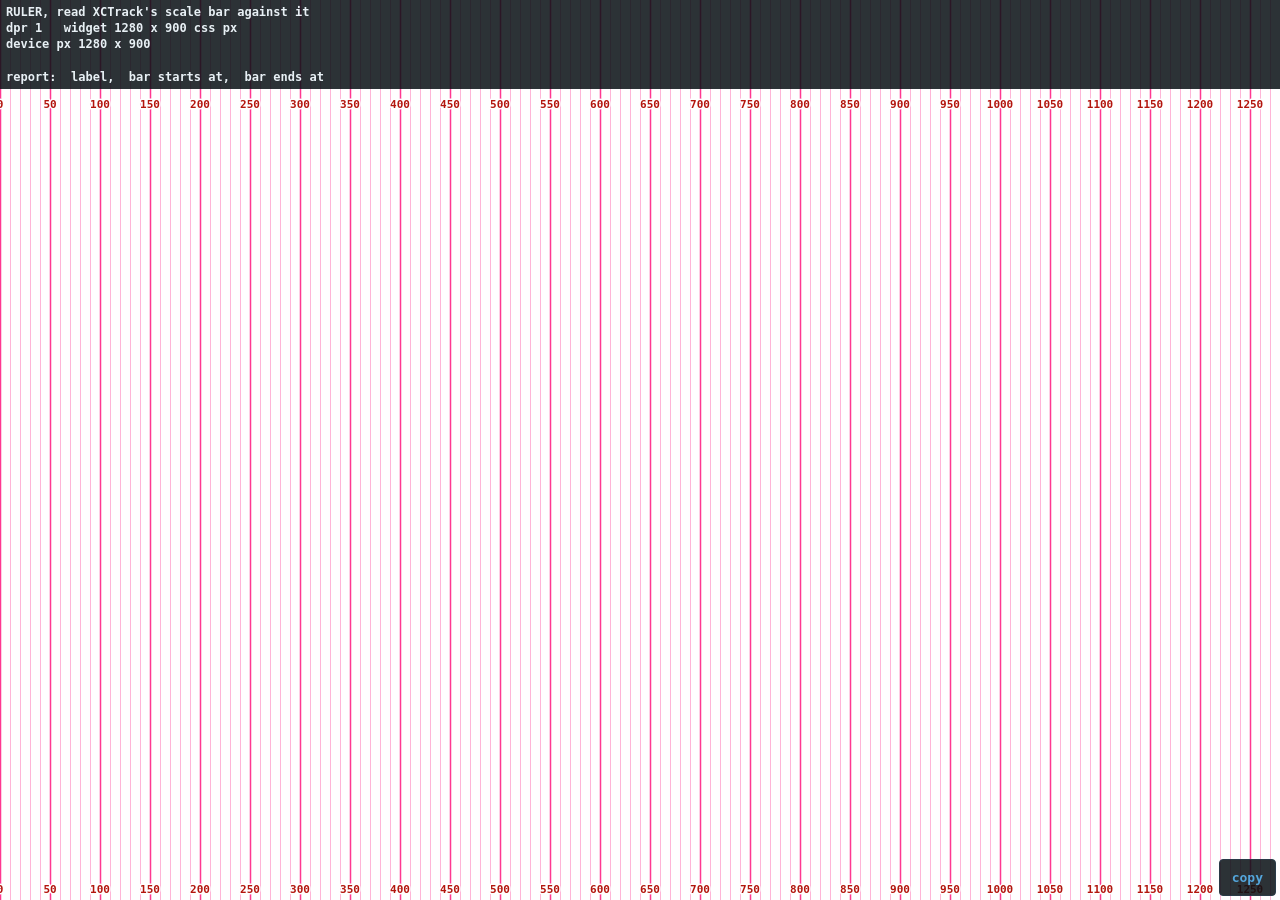
<file: tools/ruler.html>
<!DOCTYPE html>
<html lang="en">
<head>
<meta charset="utf-8">
<meta name="viewport" content="width=device-width,initial-scale=1,viewport-fit=cover">
<title>XCTrack Windmap. CSS pixel ruler</title>
<style>
/* Unpainted, like the widget: XCTrack renders white or absent as transparent. */
html,body{margin:0;padding:0;background:transparent;height:100%;overflow:hidden}
*{box-sizing:border-box;-webkit-tap-highlight-color:transparent}
[hidden]{display:none !important}
#cv{position:absolute;left:0;top:0;width:100%;height:100%}
#out{position:absolute;left:0;top:0;right:0;padding:4px 6px;
  background:rgba(10,17,22,.86);color:#E8F0F5;white-space:pre;
  font:700 12px/1.35 ui-monospace,"Roboto Mono",monospace}
#copy{position:absolute;right:4px;bottom:4px;padding:10px 12px;
  background:rgba(10,17,22,.86);color:#54A6DC;border:1px solid #2A3B48;
  border-radius:4px;font:700 13px ui-monospace,monospace}
</style>
</head>
<body>
<canvas id="cv"></canvas>
<div id="out"></div>
<button id="copy" type="button">copy</button>

<script>
"use strict";
/* ══════════════════════════════════════════════════════════════════════
   tools/ruler.html, measure XCTrack's map resolution directly.

   It draws a ruler in CSS PIXELS across the screen. XCTrack's own scale bar
   is labelled with a ground distance. Read the bar's length off the ruler
   and you have the resolution, with no dependence on any model of ours:

       metres per css pixel  =  the bar's label  /  the bar's length

   That is the point of doing it this way. Matching our bar to theirs only
   works if our calibration is already close; a ruler does not care.

   WHY: the scale ladder is known, but whether XCTrack's resolution is fixed
   in css pixels or scales with PIXEL DENSITY is not. Those predict different
   things, and one device measured at two densities separates them cleanly.

   HOW TO RUN: one screenshot per density
     1. Put an XC map widget on a page, North-up, any scale that shows a
        scale bar. Put this page on top of it, same rectangle.
     2. Screenshot. The header gives dpr and the widget size; the ruler gives
        the bar's length; XCTrack gives the label.
     3. Change the device density and repeat, changing nothing else:
            adb shell wm density 320        (dpr 2.0)
            adb shell wm density reset      (back to default)
     4. Send both screenshots.

   ANSWERED 2026-08-11: Pixel 9a emulator, stock density and 320:

       dpr 2.625   15km over 111.0 css px   135.1 m/css px   51.5 m/device px
       dpr 2.000   15km over 141.7 css px   105.9 m/css px   52.9 m/device px

     Constant in DEVICE pixels to 2.8%. Fixed-in-css-px was out by 28%. So
     XCTrack works in device pixels, and the correction is 3/devicePixelRatio,
     computed in core.js, never configured. Keep this page: it is the only
     instrument that measures XCTrack without going through our own model,
     and re-running it is how any future doubt gets settled.
   ═══════════════════════════════════════════════════════════════════ */

var cv = document.getElementById("cv"), g = cv.getContext("2d");
var W = 0, H = 0, dpr = 1;

function resize(){
  W = window.innerWidth; H = window.innerHeight;
  dpr = window.devicePixelRatio || 1;
  /* Full device resolution here, deliberately: this is a measuring tool and
     the ruler's own edges must not be softened by a capped backing store. */
  cv.width = Math.round(W * dpr); cv.height = Math.round(H * dpr);
  g.setTransform(dpr, 0, 0, dpr, 0, 0);
  draw();
  report();
}
window.addEventListener("resize", resize);

function draw(){
  g.clearRect(0, 0, W, H);

  /* Vertical lines every 10 css px so a bar end can be read wherever it
     sits vertically, rather than only against one baseline. */
  var x, major;
  for (x = 0; x <= W; x += 10){
    major = (x % 50 === 0);
    g.strokeStyle = major ? "rgba(255,45,140,.95)" : "rgba(255,45,140,.35)";
    g.lineWidth = major ? 1.5 : 1;
    g.beginPath();
    g.moveTo(x + 0.5, 0);
    g.lineTo(x + 0.5, H);
    g.stroke();
  }

  /* Numbers on the majors, top and bottom, each with a white casing so they
     stay readable over any map. */
  g.font = "700 11px ui-monospace, 'Roboto Mono', monospace";
  g.textAlign = "center"; g.lineJoin = "round"; g.lineWidth = 3;
  for (x = 0; x <= W; x += 50){
    g.textBaseline = "bottom";
    g.strokeStyle = "#FFFFFF"; g.strokeText(String(x), x, H - 4);
    g.fillStyle = "#B3160E";   g.fillText(String(x), x, H - 4);
    /* clear of the header panel, which is five lines tall */
    g.textBaseline = "top";
    g.strokeStyle = "#FFFFFF"; g.strokeText(String(x), x, 100);
    g.fillStyle = "#B3160E";   g.fillText(String(x), x, 100);
  }
}

function lines(){
  var s = [];
  s.push("RULER, read XCTrack's scale bar against it");
  s.push("dpr " + dpr + "   widget " + W + " x " + H + " css px");
  s.push("device px " + Math.round(W * dpr) + " x " + Math.round(H * dpr));
  s.push("");
  s.push("report:  label,  bar starts at,  bar ends at");
  return s.join("\n");
}
function report(){ document.getElementById("out").textContent = lines(); }

document.getElementById("copy").addEventListener("click", function(){
  var btn = this;
  if (navigator.clipboard && navigator.clipboard.writeText){
    navigator.clipboard.writeText(lines()).then(function(){
      btn.firstChild.nodeValue = "copied";
      setTimeout(function(){ btn.firstChild.nodeValue = "copy"; }, 1500);
    }, function(){});
  }
});

resize();
</script>
</body>
</html>
</file>
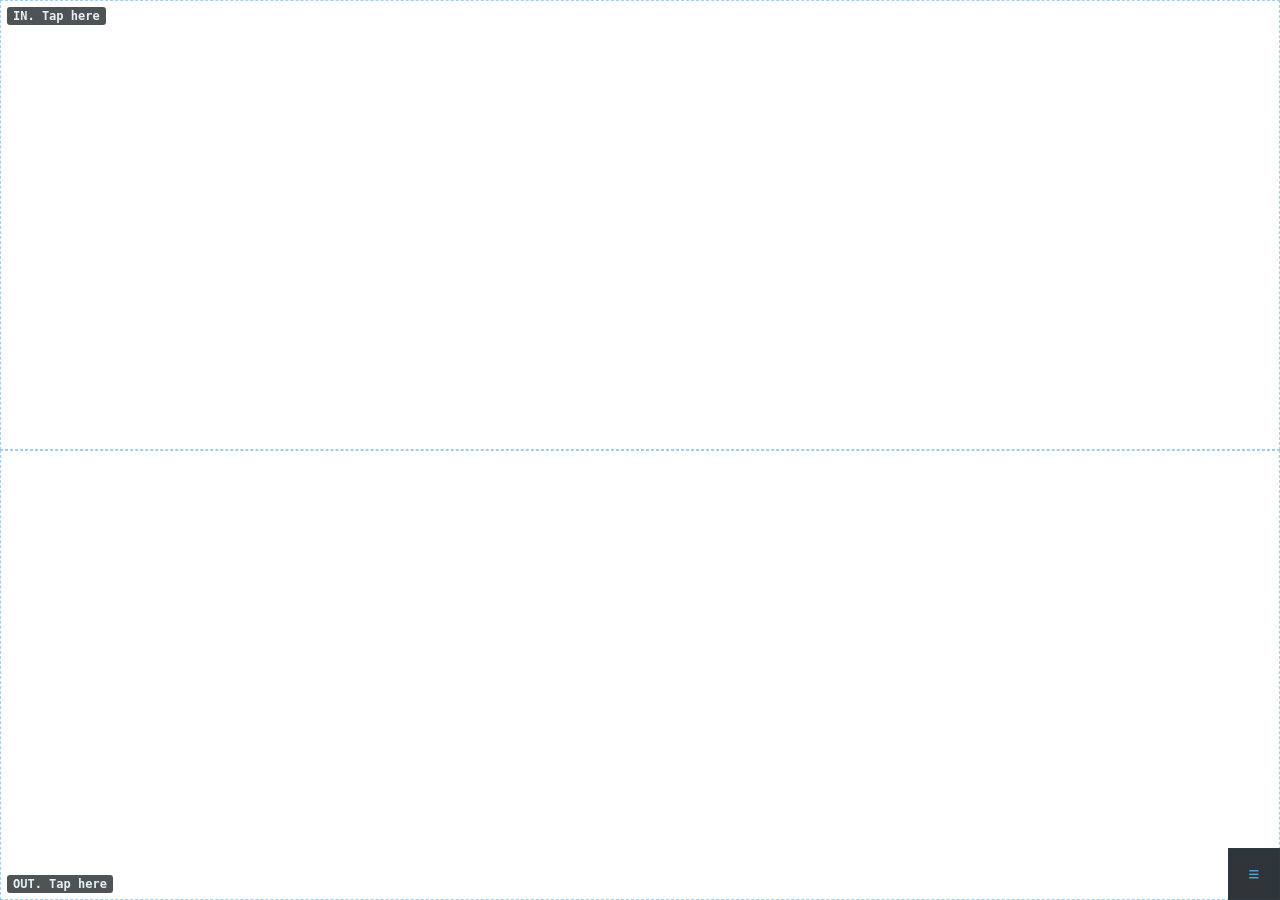
<file: tools/tap.html>
<!DOCTYPE html>
<html lang="en">
<head>
<meta charset="utf-8">
<meta name="viewport" content="width=device-width,initial-scale=1,viewport-fit=cover">
<title>XCTrack Windmap. Tap pass-through probe</title>
<style>
/* Unpainted body, like the real widget: XCTrack renders white or absent as
   transparent, which is the only way this can sit over a map. */
html,body{margin:0;padding:0;background:transparent;height:100%;overflow:hidden}
*{box-sizing:border-box;-webkit-tap-highlight-color:transparent;
  font-family:ui-monospace,"Roboto Mono",monospace}

/* The two zones mirror the owner's XCTrack layout: top half zooms in, bottom
   half zooms out, both sent to the background there. Kept nearly invisible so
   the map underneath stays readable while testing. */
.zone{position:absolute;left:0;width:100%;height:50%;
  border:1px dashed rgba(84,166,220,.55)}
#zin{top:0}
#zout{top:50%}
.zone .lab{position:absolute;left:6px;top:6px;padding:2px 6px;border-radius:3px;
  background:rgba(10,17,22,.72);color:#E8F0F5;font-size:12px;font-weight:700}
#zout .lab{top:auto;bottom:6px}
.zone.hit{background:rgba(84,166,220,.28)}
/* pointer-events:none mode. The zones stop being hit targets at all, which is
   the case where a tap may reach XCTrack instead of us. */
body.pe-none .zone{pointer-events:none;border-style:dotted}

/* Controls live in one small corner so ~95% of the area stays clean test
   surface. Taps here are NOT counted as zone taps. */
#tog{position:absolute;right:0;bottom:0;width:52px;height:52px;
  background:rgba(10,17,22,.85);color:#54A6DC;border:1px solid #2A3B48;
  font:700 20px ui-monospace;z-index:9}
#panel{position:absolute;left:0;right:0;top:0;bottom:0;z-index:8;
  background:rgba(10,17,22,.95);color:#E8F0F5;font-size:11px;line-height:1.35;
  padding:6px 6px 56px;overflow:auto;white-space:pre-wrap;word-break:break-all}
#panel b{color:#54A6DC}
#panel .row{display:flex;gap:5px;margin:0 0 6px;flex-wrap:wrap}
#panel button{padding:8px 9px;background:#1D2B36;border:1px solid #2A3B48;
  border-radius:3px;color:#E8F0F5;font:700 11px ui-monospace}
#panel button.on{border-color:#54A6DC;color:#54A6DC}
#log{margin-top:6px;color:#9DB2C0}
</style>
</head>
<body>

<div class="zone" id="zin"><span class="lab">IN. Tap here</span></div>
<div class="zone" id="zout"><span class="lab">OUT. Tap here</span></div>

<button id="tog" type="button">≡</button>

<div id="panel" hidden>
  <div class="row">
    <button id="mode" type="button">mode</button>
    <button id="clear" type="button">clear</button>
    <button id="copy" type="button">copy</button>
    <button id="close" type="button">close</button>
  </div>
  <div id="sum"></div>
  <div id="log"></div>
</div>

<script>
"use strict";
/* ══════════════════════════════════════════════════════════════════════
   tools/tap.html. Does a tap on a web widget ALSO reach a background
   XCTrack widget?

   ANSWERED 2026-08-11: NO. Not in any mode, and not in either layer order.
   With tapping on, the WebView takes the whole event chain and XCTrack gets
   nothing. With pointer-events:none the page gets nothing AND XCTrack still
   gets nothing, so the WebView consumes the MotionEvent regardless of what the
   page does, no CSS or JS trick can decline it. Only "tapping OFF + widget in
   the background" lets the zoom buttons work, and then the page is blind.

   Zoom sync (Phase 3c) was removed on the strength of this. The file stays so a
   future XCTrack build can be re-tested cheaply: if this ever answers "both",
   the feature becomes buildable. Full log in docs/findings.md.

   Everything about Phase 3c (zoom sync) hangs on this one answer, and it is
   not documented anywhere. An Android WebView normally consumes touches it
   handles, so pass-through is genuinely uncertain.

   HOW TO RUN
     1. Build a page with an XC map widget and your two background zoom
        buttons, exactly as you normally do.
     2. Put this page on top, covering the same area, as a Web page widget.
        Turn ON "Allow tapping on the web page when locked".
     3. Tap the TOP half. Then read off BOTH answers:
          did the page count it?   -> the zone flashes, and the counter rises
          did the map zoom?        -> XCTrack's own scale label changes
     4. Repeat in the BOTTOM half, then cycle `mode` and repeat.
     5. Repeat the whole thing with "Allow tapping" OFF.

   THE FOUR OUTCOMES
     both        -> Phase 3c is buildable: one tap steps both layers.
     page only   -> the map will not follow. Silent drift. Do not build.
     map only    -> the widget cannot know. Silent drift. Do not build.
     neither     -> tapping is off; nothing to build.

   MODES
     listen   normal hit targets, no preventDefault. The realistic case.
     prevent  calls preventDefault on touchstart. Should definitely block
              pass-through, so it is the control that proves the test works.
     pe-none  zones set to pointer-events:none, so web content never becomes
              a hit target. If the map zooms only here, that is the finding:
              the WebView was swallowing the event, and a zone that declines
              it can let XCTrack through.

   The log persists in localStorage, because a tap might make XCTrack reload
   the widget and that would otherwise erase the evidence. A reload is itself
   logged, so it cannot be mistaken for a lost tap.
   ═══════════════════════════════════════════════════════════════════ */

var MODES = ["listen", "prevent", "pe-none"];
var KEY = "wg.tap";
var MAXLOG = 140;

var state = { mode:0, n:{}, log:[] };

function load(){
  try {
    var raw = localStorage.getItem(KEY);
    if (raw) state = JSON.parse(raw);
    if (!state.n) state.n = {};
    if (!state.log) state.log = [];
    if (typeof state.mode !== "number") state.mode = 0;
  } catch(e){}
}
function save(){ try { localStorage.setItem(KEY, JSON.stringify(state)); } catch(e){} }
function el(id){ return document.getElementById(id); }

load();

/* ── XCTrack context, so a run can be correlated with the settings ──── */
var xct = "no XCTrack object";
try {
  if (typeof XCTrack !== "undefined" && typeof XCTrack.getLocation === "function"){
    var raw = XCTrack.getLocation();
    xct = "getLocation -> " + String(raw).slice(0, 40);
  }
} catch(e){ xct = "threw: " + e.message; }

function stamp(){
  var d = new Date();
  return ("0" + d.getHours()).slice(-2) + ":" + ("0" + d.getMinutes()).slice(-2) +
         ":" + ("0" + d.getSeconds()).slice(-2) + "." +
         ("00" + d.getMilliseconds()).slice(-3);
}

function add(kind, zone, x, y){
  var k = zone + "/" + kind;
  state.n[k] = (state.n[k] || 0) + 1;
  state.log.unshift(stamp() + "  " + MODES[state.mode] + "  " + zone + "  " + kind +
                    (x === undefined ? "" : "  @" + Math.round(x) + "," + Math.round(y)));
  if (state.log.length > MAXLOG) state.log.length = MAXLOG;
  save();
  paint();
}

/* A tap the page saw must be obvious without opening the log, or the pilot
   cannot watch the map and the counter at the same time. */
function flash(z){
  z.className = "zone hit";
  setTimeout(function(){ z.className = "zone"; }, 160);
}

function bind(z, name){
  /* Every type, because which ones fire is itself the finding: a WebView can
     deliver touch* without click, or click without touch*. */
  ["touchstart", "touchend", "pointerdown", "mousedown", "click"].forEach(function(t){
    z.addEventListener(t, function(ev){
      var p = (ev.touches && ev.touches[0]) || (ev.changedTouches && ev.changedTouches[0]) || ev;
      add(t, name, p.clientX, p.clientY);
      if (t === "touchstart"){
        flash(z);
        /* Only in `prevent` mode, so the realistic case stays realistic. */
        if (MODES[state.mode] === "prevent" && ev.cancelable) ev.preventDefault();
      }
    }, false);
  });
}
bind(el("zin"), "IN");
bind(el("zout"), "OUT");

/* ── panel ────────────────────────────────────────────────────────── */
function counts(){
  var out = [], k, keys = [];
  for (k in state.n) if (state.n.hasOwnProperty(k)) keys.push(k);
  keys.sort();
  for (k = 0; k < keys.length; k++) out.push(keys[k] + " = " + state.n[keys[k]]);
  return out.length ? out.join("\n") : "(nothing counted yet)";
}
function paint(){
  if (el("panel").hidden) return;
  el("sum").textContent =
    "mode: " + MODES[state.mode] + "      (cycle with `mode`)\n" +
    "XCTrack: " + xct + "\n" +
    "viewport: " + window.innerWidth + "x" + window.innerHeight +
    "  dpr" + (window.devicePixelRatio || 1) + "\n\n" +
    "COUNTS. Compare against how many times the map actually zoomed\n" +
    counts() + "\n";
  el("log").textContent = state.log.join("\n");
}
function applyMode(){
  document.body.className = (MODES[state.mode] === "pe-none") ? "pe-none" : "";
  el("mode").firstChild.nodeValue = "mode: " + MODES[state.mode];
}

el("tog").addEventListener("click", function(ev){
  ev.stopPropagation();
  el("panel").hidden = !el("panel").hidden;
  paint();
});
el("close").addEventListener("click", function(){ el("panel").hidden = true; });
el("mode").addEventListener("click", function(){
  state.mode = (state.mode + 1) % MODES.length;
  save(); applyMode(); paint();
});
el("clear").addEventListener("click", function(){
  state.n = {}; state.log = []; save(); paint();
});
el("copy").addEventListener("click", function(){
  var btn = this;
  var txt = "windmap tap probe\nmode " + MODES[state.mode] + "\nXCTrack " + xct +
            "\nviewport " + window.innerWidth + "x" + window.innerHeight + "\n\n" +
            counts() + "\n\n" + state.log.join("\n");
  var done = function(){
    btn.firstChild.nodeValue = "copied";
    setTimeout(function(){ btn.firstChild.nodeValue = "copy"; }, 1500);
  };
  /* clipboard works in XCTrack's WebView; window.prompt does not, hx-call
     measured both. So there is no prompt fallback here on purpose. */
  if (navigator.clipboard && navigator.clipboard.writeText)
    navigator.clipboard.writeText(txt).then(done, function(){});
});

/* A reload would otherwise look like taps going missing. Log it so the two
   cannot be confused. */
add("PAGE-LOAD", "--");
window.addEventListener("pagehide", function(){ add("PAGE-HIDE", "--"); });
document.addEventListener("visibilitychange", function(){
  add("VIS-" + document.visibilityState, "--");
});

applyMode();
paint();
</script>
</body>
</html>
</file>
<file: wg/base.css>
/* ══════════════════════════════════════════════════════════════════════
   wg/base.css, shared tokens and primitives. Page layout stays inline.

   Theme: light by default, dark when the phone asks for it, and forced
   either way by <html data-theme="dark|light">, which WG.applyTheme() sets
   from ?theme=. The dark media block is guarded by :not([data-theme=light])
   so an explicit light choice still wins on a dark phone.

   --scale comes from ?size=, which maps 0-100 to 0.85-1.35 with the default
   of 50 landing on 1.1. NOT 1.0-2.0, which is what this said and what the
   code did until `1 + size/100` put the default at 1.5x and overflowed the
   chip rows on a 430px phone. See wg/fields.js.

   NOT loaded by widget.html. That page's <body> must stay unpainted.
   XCTrack renders white or absent as transparent, which is what lets the
   overlay float over its map, so it carries its own few rules instead.
   ═══════════════════════════════════════════════════════════════════ */

:root{
  --scale:1;

  /* light */
  --ink:#F4F6F8;
  --panel:#FFFFFF;
  --panel-hi:#EDF2F6;
  --rule:#CBD6DE;
  --fg:#0F1A21;
  --dim:#5C7180;
  --chart:#1E6FA8;
  --amber:#A96608;
  /* Emphasis INSIDE an amber panel. It has to move with the theme: the page
     hardcoded a dark-theme tint, which put the safety warning's bold text at
     roughly no contrast on the light background, the emphasised words were
     the least legible ones in the box. */
  --amber-str:#6E4103;
  --red:#B3271C;
  --green:#22794B;
  --amber-bg:#FDF3E0;
  --amber-line:#E8CFA0;
  --stale-bg:#FCEDEA;
  --warn-line:#E8CFA0;
  --shadow:0 1px 2px rgba(15,26,33,.10);

  --mono:ui-monospace,"Roboto Mono",monospace;
  --sans:system-ui,-apple-system,"Segoe UI",Roboto,sans-serif;
}

@media (prefers-color-scheme: dark){
  :root:not([data-theme="light"]){
    --ink:#0A1116;
    --panel:#151F27;
    --panel-hi:#1D2B36;
    --rule:#2A3B48;
    --fg:#E8F0F5;
    --dim:#7B909F;
    --chart:#54A6DC;
    --amber:#E9A33C;
    --amber-str:#F6D9A8;
    --red:#D6483C;
    --green:#4FB477;
    --amber-bg:#241A0B;
    --amber-line:#3D2C10;
    --stale-bg:#20161A;
    --warn-line:#5A4520;
    --shadow:none;
  }
}

[data-theme="dark"]{
  --ink:#0A1116;
  --panel:#151F27;
  --panel-hi:#1D2B36;
  --rule:#2A3B48;
  --fg:#E8F0F5;
  --dim:#7B909F;
  --chart:#54A6DC;
  --amber:#E9A33C;
  --amber-str:#F6D9A8;
  --red:#D6483C;
  --green:#4FB477;
  --amber-bg:#241A0B;
  --amber-line:#3D2C10;
  --stale-bg:#20161A;
  --warn-line:#5A4520;
  --shadow:none;
}

*{box-sizing:border-box;-webkit-tap-highlight-color:transparent}

/* Pages hide elements with the `hidden` property, which the browser applies
   as a low-priority [hidden]{display:none}. Any author rule setting `display`
   silently outranks it and the element stays visible. Restate it so `hidden`
   always wins. */
[hidden]{display:none !important}

html,body{
  margin:0;
  color:var(--fg);
  font:400 calc(14px * var(--scale))/1.4 var(--sans);
}
body{background:var(--ink)}

a{color:var(--chart)}
button,summary{cursor:pointer}

/* ── SPEC-driven settings rows, rendered by wg/fields.js ───────────── */
.field{display:flex;align-items:center;gap:10px;padding:10px 0;
  border-bottom:1px solid var(--rule)}
.field label{flex:1;min-width:0;font-size:.92em}
.field label small{display:block;color:var(--dim);font-size:.8em;line-height:1.4}
.field input[type=number],.field select{
  width:calc(92px * var(--scale));padding:9px;background:var(--panel);color:var(--fg);
  border:1px solid var(--rule);border-radius:3px;
  font:600 1em var(--mono);text-align:right;
}
/* Enums size to their longest option. A fixed 92px clipped "bottom-right" to
   "bottom-", which reads as a different setting. Capped so a long option can
   never crowd the label off a narrow phone. */
.field select{text-align:left;width:auto;min-width:calc(92px * var(--scale));max-width:45%}
.field input[type=checkbox]{width:22px;height:22px;flex:none;accent-color:var(--chart)}

/* ── the Advanced accordion, also from wg/fields.js ─────────────────────
   Everything a pilot does not need before their first flight lives in here,
   grouped by heading. The summary is a full-width tap target because on a
   phone in gloves a text-sized one is not one. */
.adv{margin-top:14px;border:1px solid var(--rule);border-radius:3px;
  background:var(--panel)}
.adv > summary{list-style:none;display:flex;align-items:center;gap:8px;
  padding:12px 13px;font:600 .88em var(--sans);color:var(--dim)}
.adv > summary::-webkit-details-marker{display:none}
.adv > summary::after{content:"▼";margin-left:auto;font-size:.72em}
.adv[open] > summary::after{content:"▲"}
.adv[open] > summary{border-bottom:1px solid var(--rule);color:var(--fg)}
/* The rows keep their own rules; the padding lives here so a group heading
   and its fields share one gutter. */
.adv > .field,.adv > .grp{margin-left:13px;margin-right:13px}
.adv > .field:last-child{border-bottom:0}
.grp{margin:16px 0 0;font:600 .74em var(--sans);letter-spacing:.12em;
  text-transform:uppercase;color:var(--dim)}
/* No double rule where a heading follows the last row of the group above. */
.grp + .field{border-top:0}

/* ── small primitives used by both pages ──────────────────────────── */
.tag{padding:2px 5px;border:1px solid var(--rule);border-radius:2px;
  font-family:var(--mono);font-size:.72em;color:var(--dim);white-space:nowrap}
.tag.fresh{color:var(--green);border-color:currentColor}
.tag.warn{color:var(--amber);border-color:currentColor}
.tag.stale{color:var(--red);border-color:currentColor}

:focus-visible{outline:2px solid var(--chart);outline-offset:2px}

/* Hover is gated behind a fine pointer. On a touch screen :hover fires on tap
   and sticks until something else is tapped, leaving a control lit long after
   use. :active is never gated. The tap-highlight reset above removes the
   platform's own press feedback, so it is the only confirmation a finger gets. */
</file>
